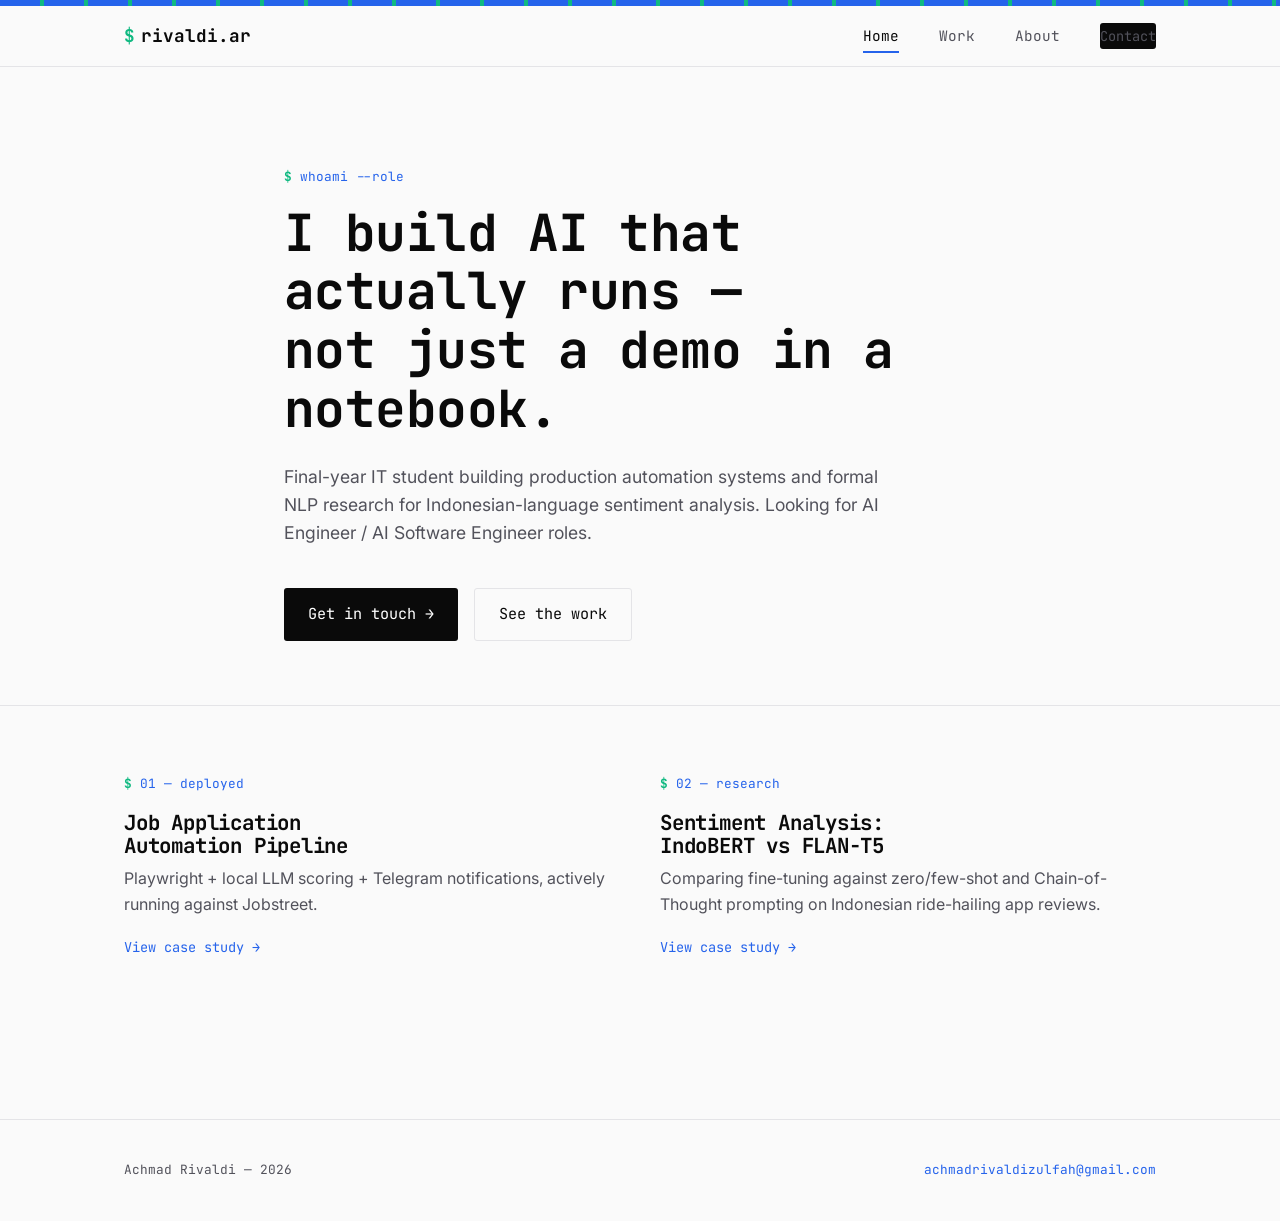
<file: docs/index.html>
<!DOCTYPE html>
<html lang="en">
<head>
<meta charset="UTF-8">
<meta name="viewport" content="width=device-width, initial-scale=1.0">
<title>Achmad Rivaldi — AI/ML Engineer</title>
<meta name="description" content="I build software and ML systems that run in the real world — from a production automation pipeline to formal NLP research on Indonesian sentiment analysis.">
<meta property="og:type" content="website">
<meta property="og:title" content="Achmad Rivaldi — AI/ML Engineer">
<meta property="og:description" content="I build software and ML systems that run in the real world — from a production automation pipeline to formal NLP research on Indonesian sentiment analysis.">
<meta property="og:image" content="https://shoryuuuuuuu.github.io/FlyRank-Internship-Achmad-Rivaldi-Zulfah/assets/pipeline-telegram-report.png">
<meta property="og:url" content="https://shoryuuuuuuu.github.io/FlyRank-Internship-Achmad-Rivaldi-Zulfah/">
<meta name="twitter:card" content="summary_large_image">
<meta name="twitter:title" content="Achmad Rivaldi — AI/ML Engineer">
<meta name="twitter:description" content="I build software and ML systems that run in the real world — from a production automation pipeline to formal NLP research on Indonesian sentiment analysis.">
<meta name="twitter:image" content="https://shoryuuuuuuu.github.io/FlyRank-Internship-Achmad-Rivaldi-Zulfah/assets/pipeline-telegram-report.png">
<link rel="icon" type="image/svg+xml" href="assets/favicon.svg">
<link rel="preconnect" href="https://fonts.googleapis.com">
<link rel="preconnect" href="https://fonts.gstatic.com" crossorigin>
<link href="https://fonts.googleapis.com/css2?family=JetBrains+Mono:wght@400;500;700;800&family=Inter:wght@400;500;600&display=swap" rel="stylesheet">
<link rel="stylesheet" href="css/style.css">
</head>
<body>

<div class="accent-strip"></div>

<header class="site-header">
  <nav class="nav">
    <a href="index.html" class="logo"><span class="dot">$</span> rivaldi.ar</a>
    <button class="nav-toggle" aria-label="Toggle menu" aria-expanded="false">☰</button>
    <ul class="nav-links">
      <li><a href="index.html" class="active">Home</a></li>
      <li><a href="work.html">Work</a></li>
      <li><a href="about.html">About</a></li>
      <li><a href="contact.html" class="nav-cta">Contact</a></li>
    </ul>
  </nav>
</header>

<main>
  <section class="hero">
    <div class="wrap hero-inner">
      <p class="eyebrow">whoami --role</p>
      <h1 class="hero-title">I build AI that actually runs —<br>not just a demo in a notebook.</h1>
      <p class="hero-sub">Final-year IT student building production automation systems and formal NLP research for Indonesian-language sentiment analysis. Looking for AI Engineer / AI Software Engineer roles.</p>
      <div class="hero-actions">
        <a href="contact.html" class="btn btn-primary">Get in touch →</a>
        <a href="work.html" class="btn btn-secondary">See the work</a>
      </div>
    </div>
  </section>

  <section class="section-tight proof-strip">
    <div class="wrap proof-grid">
      <div class="proof-item">
        <p class="eyebrow">01 — deployed</p>
        <h3>Job Application<br>Automation Pipeline</h3>
        <p class="text-soft">Playwright + local LLM scoring + Telegram notifications, actively running against Jobstreet.</p>
        <a href="work.html#pipeline" class="proof-link">View case study →</a>
      </div>
      <div class="proof-item">
        <p class="eyebrow">02 — research</p>
        <h3>Sentiment Analysis:<br>IndoBERT vs FLAN-T5</h3>
        <p class="text-soft">Comparing fine-tuning against zero/few-shot and Chain-of-Thought prompting on Indonesian ride-hailing app reviews.</p>
        <a href="work.html#thesis" class="proof-link">View case study →</a>
      </div>
    </div>
  </section>
</main>

<footer class="site-footer">
  <div class="wrap footer-inner">
    <span>Achmad Rivaldi — 2026</span>
    <a href="contact.html">achmadrivaldizulfah@gmail.com</a>
  </div>
</footer>

<script src="js/main.js"></script>
</body>
</html>
</file>
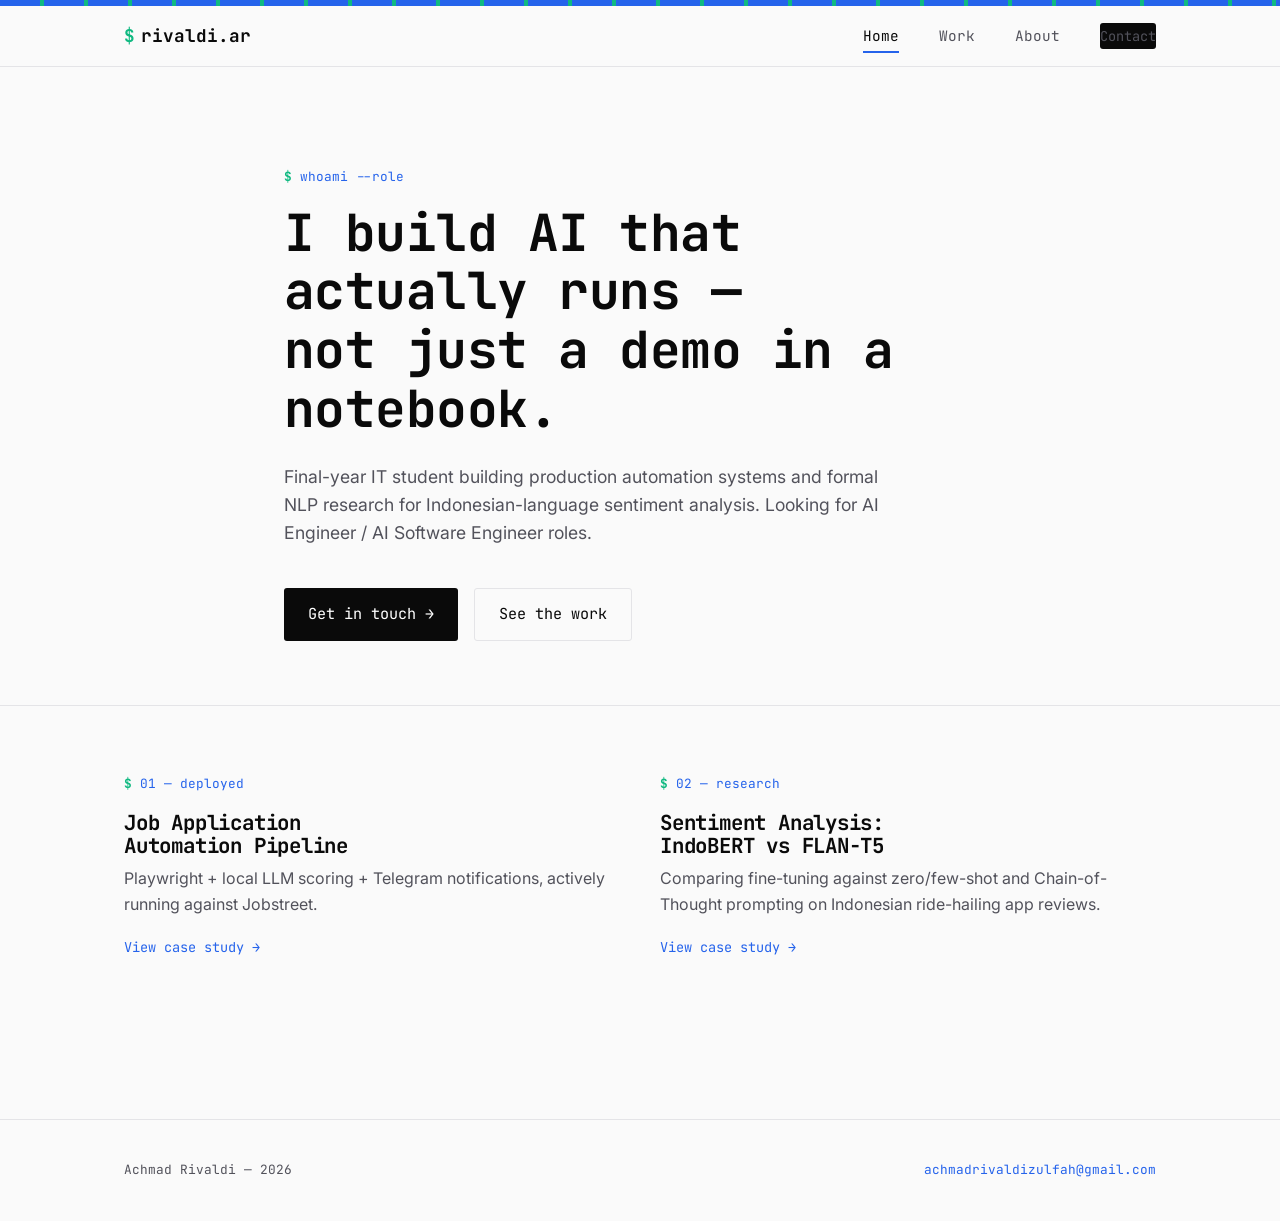
<file: porto/index.html>
<!DOCTYPE html>
<html lang="en">
<head>
<meta charset="UTF-8">
<meta name="viewport" content="width=device-width, initial-scale=1.0">
<title>Achmad Rivaldi — AI/ML Engineer</title>
<meta name="description" content="I build software and ML systems that run in the real world — from a production automation pipeline to formal NLP research on Indonesian sentiment analysis.">
<link rel="icon" type="image/svg+xml" href="assets/favicon.svg">
<link rel="preconnect" href="https://fonts.googleapis.com">
<link rel="preconnect" href="https://fonts.gstatic.com" crossorigin>
<link href="https://fonts.googleapis.com/css2?family=JetBrains+Mono:wght@400;500;700;800&family=Inter:wght@400;500;600&display=swap" rel="stylesheet">
<link rel="stylesheet" href="css/style.css">
</head>
<body>

<div class="accent-strip"></div>

<header class="site-header">
  <nav class="nav">
    <a href="index.html" class="logo"><span class="dot">$</span> rivaldi.ar</a>
    <button class="nav-toggle" aria-label="Toggle menu" aria-expanded="false">☰</button>
    <ul class="nav-links">
      <li><a href="index.html" class="active">Home</a></li>
      <li><a href="work.html">Work</a></li>
      <li><a href="about.html">About</a></li>
      <li><a href="contact.html" class="nav-cta">Contact</a></li>
    </ul>
  </nav>
</header>

<main>
  <section class="hero">
    <div class="wrap hero-inner">
      <p class="eyebrow">whoami --role</p>
      <h1 class="hero-title">I build AI that actually runs —<br>not just a demo in a notebook.</h1>
      <p class="hero-sub">Final-year IT student building production automation systems and formal NLP research for Indonesian-language sentiment analysis. Looking for AI Engineer / AI Software Engineer roles.</p>
      <div class="hero-actions">
        <a href="contact.html" class="btn btn-primary">Get in touch →</a>
        <a href="work.html" class="btn btn-secondary">See the work</a>
      </div>
    </div>
  </section>

  <section class="section-tight proof-strip">
    <div class="wrap proof-grid">
      <div class="proof-item">
        <p class="eyebrow">01 — deployed</p>
        <h3>Job Application<br>Automation Pipeline</h3>
        <p class="text-soft">Playwright + local LLM scoring + Telegram notifications, actively running against Jobstreet.</p>
        <a href="work.html#pipeline" class="proof-link">View case study →</a>
      </div>
      <div class="proof-item">
        <p class="eyebrow">02 — research</p>
        <h3>Sentiment Analysis:<br>IndoBERT vs FLAN-T5</h3>
        <p class="text-soft">Comparing fine-tuning against zero/few-shot and Chain-of-Thought prompting on Indonesian ride-hailing app reviews.</p>
        <a href="work.html#thesis" class="proof-link">View case study →</a>
      </div>
    </div>
  </section>
</main>

<footer class="site-footer">
  <div class="wrap footer-inner">
    <span>Achmad Rivaldi — 2026</span>
    <a href="contact.html">achmadrivaldizulfah@gmail.com</a>
  </div>
</footer>

<script src="js/main.js"></script>
</body>
</html>
</file>
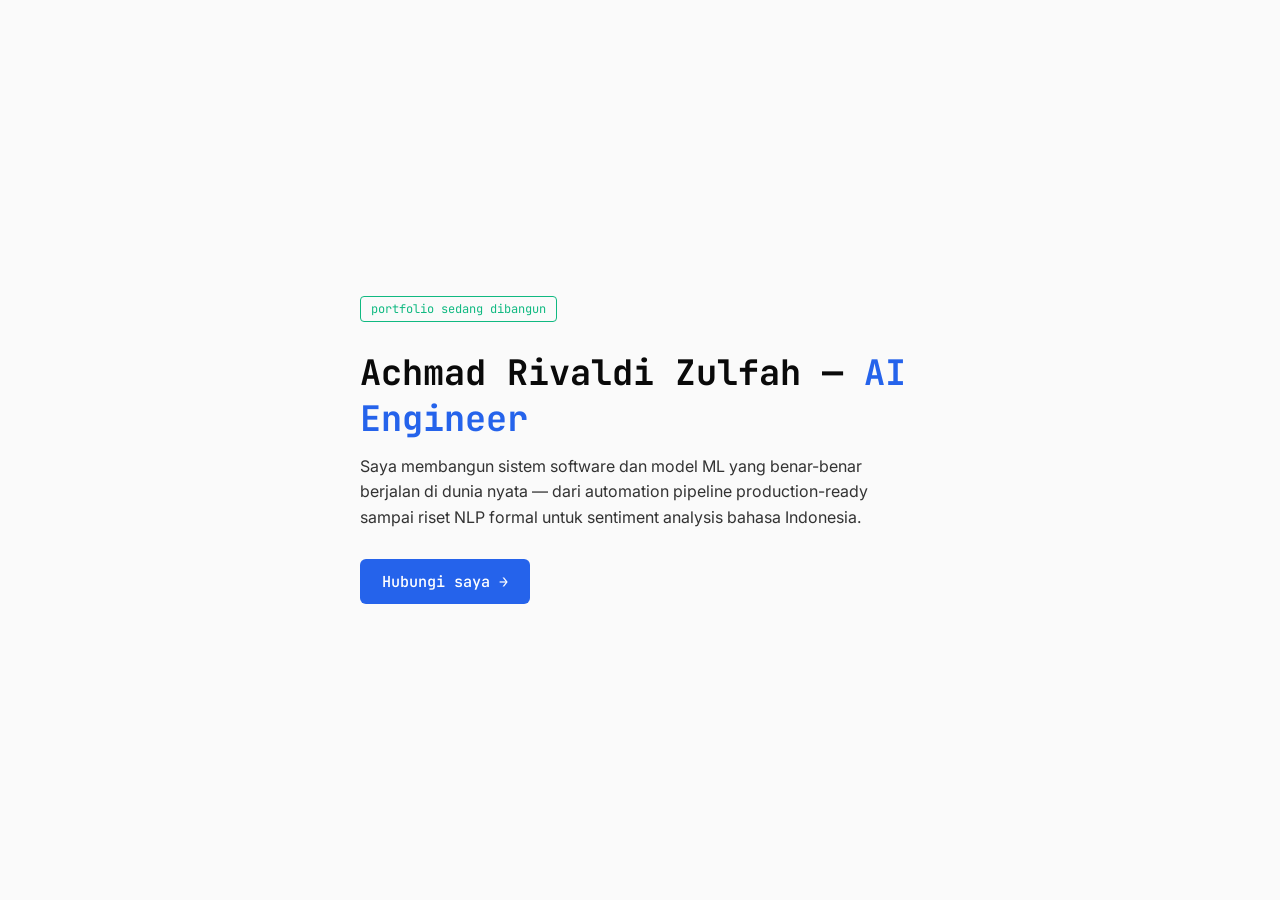
<file: portofolio/index.html>
<!DOCTYPE html>
<html lang="id">
<head>
<meta charset="UTF-8">
<meta name="viewport" content="width=device-width, initial-scale=1.0">
<title>Achmad Rivaldi Zulfah — AI Engineer</title>
<link rel="preconnect" href="https://fonts.googleapis.com">
<link href="https://fonts.googleapis.com/css2?family=JetBrains+Mono:wght@500;700&family=Inter:wght@400;500&display=swap" rel="stylesheet">
<style>
  :root {
    --main: #2563EB;
    --text: #0A0A0A;
    --bg: #FAFAFA;
    --accent: #10B981;
  }
  * { box-sizing: border-box; margin: 0; padding: 0; }
  body {
    background: var(--bg);
    color: var(--text);
    font-family: 'Inter', sans-serif;
    min-height: 100vh;
    display: flex;
    align-items: center;
    justify-content: center;
    padding: 24px;
  }
  .wrap {
    max-width: 560px;
    text-align: left;
  }
  h1 {
    font-family: 'JetBrains Mono', monospace;
    font-size: clamp(1.6rem, 4vw, 2.2rem);
    font-weight: 700;
    line-height: 1.3;
    margin-bottom: 12px;
  }
  h1 span { color: var(--main); }
  p.claim {
    font-size: 1rem;
    line-height: 1.6;
    color: #333;
    margin-bottom: 28px;
  }
  .status {
    display: inline-block;
    font-family: 'JetBrains Mono', monospace;
    font-size: 0.75rem;
    color: var(--accent);
    border: 1px solid var(--accent);
    padding: 4px 10px;
    border-radius: 4px;
    margin-bottom: 28px;
  }
  a.cta {
    display: inline-block;
    font-family: 'JetBrains Mono', monospace;
    font-weight: 500;
    background: var(--main);
    color: #fff;
    text-decoration: none;
    padding: 12px 22px;
    border-radius: 6px;
    font-size: 0.95rem;
  }
  a.cta:hover { opacity: 0.9; }
</style>
</head>
<body>
  <div class="wrap">
    <div class="status">portfolio sedang dibangun</div>
    <h1>Achmad Rivaldi Zulfah — <span>AI Engineer</span></h1>
    <p class="claim">Saya membangun sistem software dan model ML yang benar-benar berjalan di dunia nyata — dari automation pipeline production-ready sampai riset NLP formal untuk sentiment analysis bahasa Indonesia.</p>
    <a class="cta" href="mailto:achmadrivaldizulfah@gmail.com">Hubungi saya →</a>
  </div>
</body>
</html>
</file>
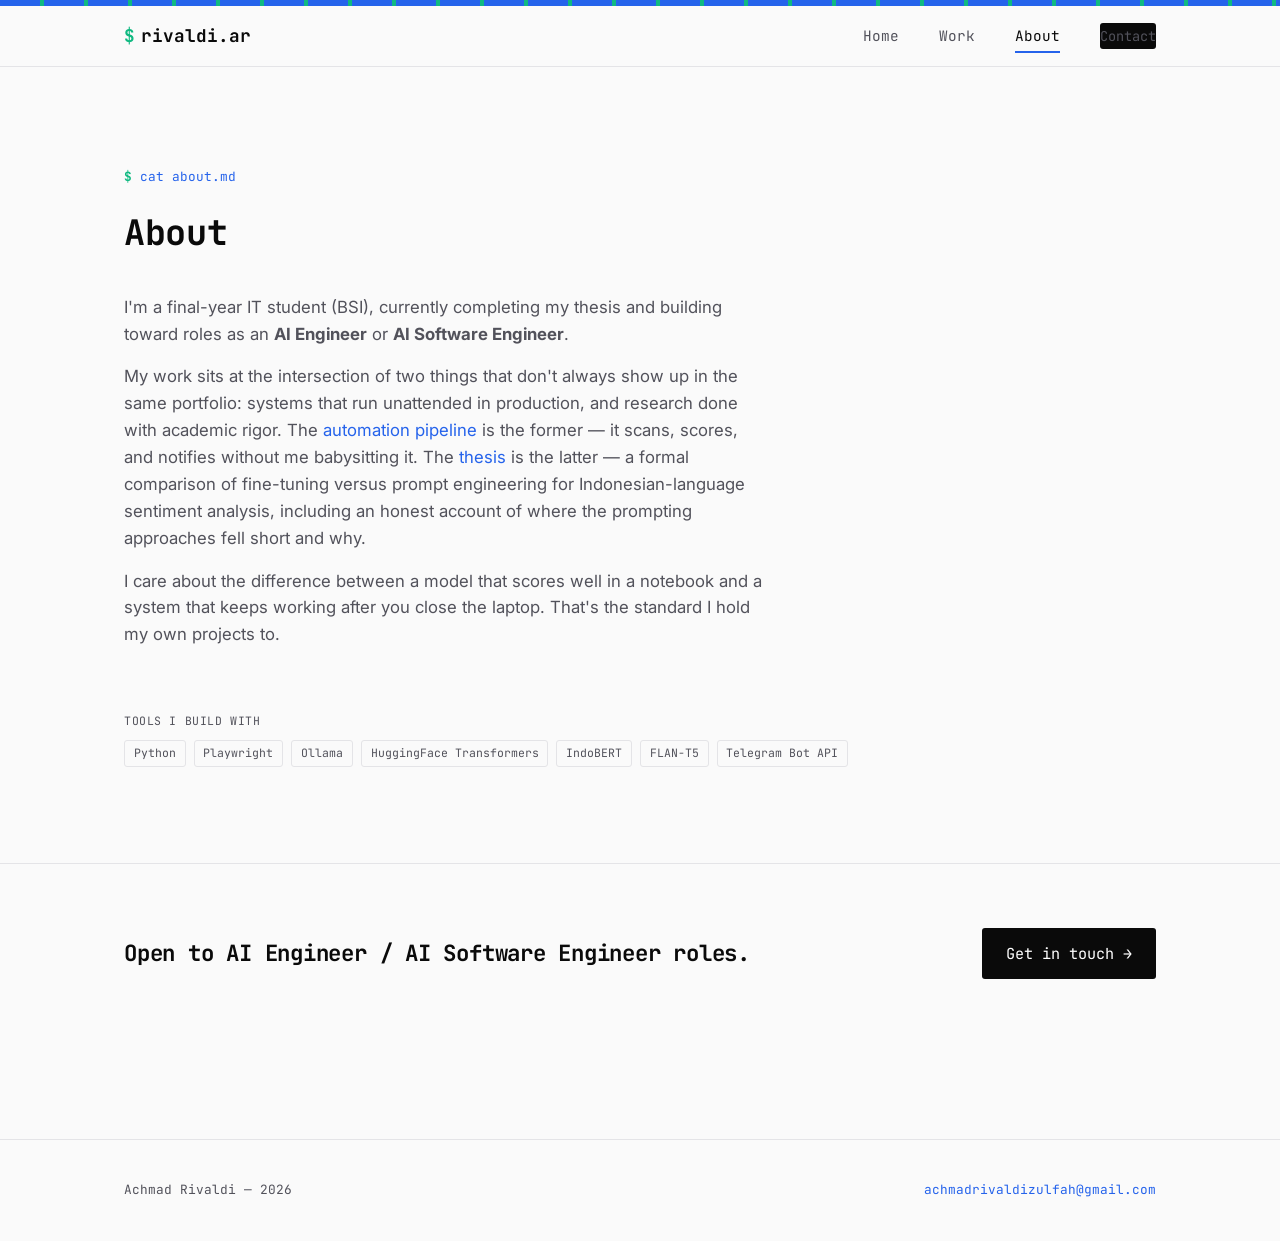
<file: docs/about.html>
<!DOCTYPE html>
<html lang="en">
<head>
<meta charset="UTF-8">
<meta name="viewport" content="width=device-width, initial-scale=1.0">
<title>About — Achmad Rivaldi</title>
<meta name="description" content="Final-year IT student combining production automation work with formal NLP research.">
<meta property="og:type" content="website">
<meta property="og:title" content="About — Achmad Rivaldi">
<meta property="og:description" content="Final-year IT student combining production automation work with formal NLP research.">
<meta property="og:image" content="https://shoryuuuuuuu.github.io/FlyRank-Internship-Achmad-Rivaldi-Zulfah/assets/pipeline-telegram-report.png">
<meta property="og:url" content="https://shoryuuuuuuu.github.io/FlyRank-Internship-Achmad-Rivaldi-Zulfah/about.html">
<meta name="twitter:card" content="summary_large_image">
<meta name="twitter:title" content="About — Achmad Rivaldi">
<meta name="twitter:description" content="Final-year IT student combining production automation work with formal NLP research.">
<meta name="twitter:image" content="https://shoryuuuuuuu.github.io/FlyRank-Internship-Achmad-Rivaldi-Zulfah/assets/pipeline-telegram-report.png">
<link rel="icon" type="image/svg+xml" href="assets/favicon.svg">
<link rel="preconnect" href="https://fonts.googleapis.com">
<link rel="preconnect" href="https://fonts.gstatic.com" crossorigin>
<link href="https://fonts.googleapis.com/css2?family=JetBrains+Mono:wght@400;500;700;800&family=Inter:wght@400;500;600&display=swap" rel="stylesheet">
<link rel="stylesheet" href="css/style.css">
</head>
<body>

<div class="accent-strip"></div>

<header class="site-header">
  <nav class="nav">
    <a href="index.html" class="logo"><span class="dot">$</span> rivaldi.ar</a>
    <button class="nav-toggle" aria-label="Toggle menu" aria-expanded="false">☰</button>
    <ul class="nav-links">
      <li><a href="index.html">Home</a></li>
      <li><a href="work.html">Work</a></li>
      <li><a href="about.html" class="active">About</a></li>
      <li><a href="contact.html" class="nav-cta">Contact</a></li>
    </ul>
  </nav>
</header>

<main>
  <section class="section about-section">
    <div class="wrap">
      <p class="eyebrow">cat about.md</p>
      <h1>About</h1>

      <div class="about-body">
        <p>I'm a final-year IT student (BSI), currently completing my thesis and building toward roles as an <strong>AI Engineer</strong> or <strong>AI Software Engineer</strong>.</p>

        <p>My work sits at the intersection of two things that don't always show up in the same portfolio: systems that run unattended in production, and research done with academic rigor. The <a href="work.html#pipeline">automation pipeline</a> is the former — it scans, scores, and notifies without me babysitting it. The <a href="work.html#thesis">thesis</a> is the latter — a formal comparison of fine-tuning versus prompt engineering for Indonesian-language sentiment analysis, including an honest account of where the prompting approaches fell short and why.</p>

        <p>I care about the difference between a model that scores well in a notebook and a system that keeps working after you close the laptop. That's the standard I hold my own projects to.</p>
      </div>

      <div class="skills-block">
        <p class="meta-label">Tools I build with</p>
        <div class="skill-tags">
          <span class="tag">Python</span>
          <span class="tag">Playwright</span>
          <span class="tag">Ollama</span>
          <span class="tag">HuggingFace Transformers</span>
          <span class="tag">IndoBERT</span>
          <span class="tag">FLAN-T5</span>
          <span class="tag">Telegram Bot API</span>
        </div>
      </div>
    </div>
  </section>

  <section class="section-tight cta-band">
    <div class="wrap cta-band-inner">
      <h2>Open to AI Engineer / AI Software Engineer roles.</h2>
      <a href="contact.html" class="btn btn-primary">Get in touch →</a>
    </div>
  </section>
</main>

<footer class="site-footer">
  <div class="wrap footer-inner">
    <span>Achmad Rivaldi — 2026</span>
    <a href="contact.html">achmadrivaldizulfah@gmail.com</a>
  </div>
</footer>

<script src="js/main.js"></script>
</body>
</html>
</file>
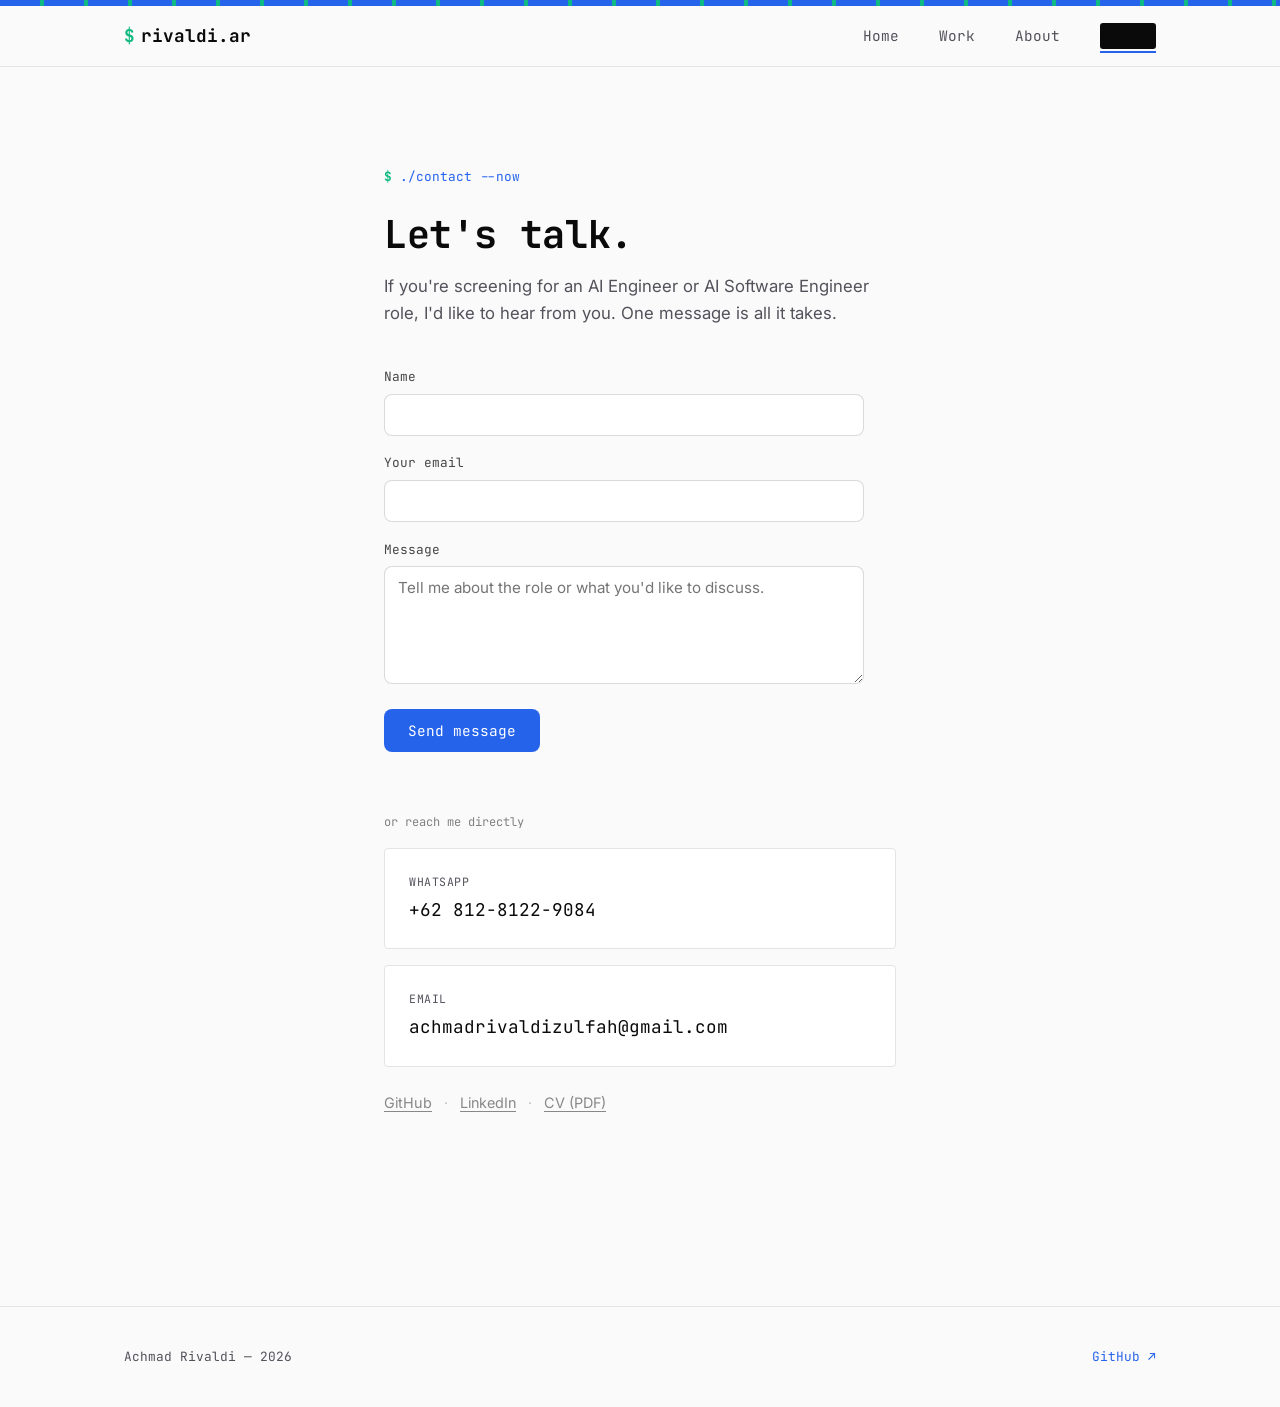
<file: docs/contact.html>
<!DOCTYPE html>
<html lang="en">
<head>
<meta charset="UTF-8">
<meta name="viewport" content="width=device-width, initial-scale=1.0">
<title>Contact — Achmad Rivaldi</title>
<meta name="description" content="Get in touch about AI Engineer / AI Software Engineer opportunities.">
<meta property="og:type" content="website">
<meta property="og:title" content="Contact — Achmad Rivaldi">
<meta property="og:description" content="Get in touch about AI Engineer / AI Software Engineer opportunities.">
<meta property="og:image" content="https://shoryuuuuuuu.github.io/FlyRank-Internship-Achmad-Rivaldi-Zulfah/assets/pipeline-telegram-report.png">
<meta property="og:url" content="https://shoryuuuuuuu.github.io/FlyRank-Internship-Achmad-Rivaldi-Zulfah/contact.html">
<meta name="twitter:card" content="summary_large_image">
<meta name="twitter:title" content="Contact — Achmad Rivaldi">
<meta name="twitter:description" content="Get in touch about AI Engineer / AI Software Engineer opportunities.">
<meta name="twitter:image" content="https://shoryuuuuuuu.github.io/FlyRank-Internship-Achmad-Rivaldi-Zulfah/assets/pipeline-telegram-report.png">
<link rel="icon" type="image/svg+xml" href="assets/favicon.svg">
<link rel="preconnect" href="https://fonts.googleapis.com">
<link rel="preconnect" href="https://fonts.gstatic.com" crossorigin>
<link href="https://fonts.googleapis.com/css2?family=JetBrains+Mono:wght@400;500;700;800&family=Inter:wght@400;500;600&display=swap" rel="stylesheet">
<link rel="stylesheet" href="css/style.css">
<style>
  /* --- form add-on styles, scoped to avoid clashing with style.css --- */
  .contact-form { margin-top: 2rem; max-width: 480px; }
  .contact-form .form-row { margin-bottom: 1.1rem; }
  .contact-form label {
    display: block;
    font-family: 'JetBrains Mono', monospace;
    font-size: 0.8rem;
    margin-bottom: 0.4rem;
    opacity: 0.75;
  }
  .contact-form input,
  .contact-form textarea {
    width: 100%;
    padding: 0.65rem 0.8rem;
    border: 1px solid rgba(10,10,10,0.15);
    border-radius: 8px;
    font-family: 'Inter', sans-serif;
    font-size: 0.95rem;
    background: #fff;
    box-sizing: border-box;
  }
  .contact-form input:focus,
  .contact-form textarea:focus {
    outline: 2px solid #2563EB;
    outline-offset: 1px;
  }
  .contact-form button {
    background: #2563EB;
    color: #fff;
    border: none;
    padding: 0.75rem 1.5rem;
    border-radius: 8px;
    font-family: 'JetBrains Mono', monospace;
    font-size: 0.9rem;
    cursor: pointer;
  }
  .contact-form button:hover { opacity: 0.9; }
  .contact-form button:disabled { opacity: 0.6; cursor: not-allowed; }
  #form-status { font-size: 0.85rem; margin-top: 0.75rem; min-height: 1.2em; }
  .divider-label {
    font-family: 'JetBrains Mono', monospace;
    font-size: 0.75rem;
    opacity: 0.5;
    margin: 2rem 0 1rem;
  }
</style>
</head>
<body>

<div class="accent-strip"></div>

<header class="site-header">
  <nav class="nav">
    <a href="index.html" class="logo"><span class="dot">$</span> rivaldi.ar</a>
    <button class="nav-toggle" aria-label="Toggle menu" aria-expanded="false">☰</button>
    <ul class="nav-links">
      <li><a href="index.html">Home</a></li>
      <li><a href="work.html">Work</a></li>
      <li><a href="about.html">About</a></li>
      <li><a href="contact.html" class="nav-cta active">Contact</a></li>
    </ul>
  </nav>
</header>

<main>
<section class="section contact-section">
  <div class="wrap contact-wrap">
    <p class="eyebrow">./contact --now</p>
    <h1>Let's talk.</h1>
    <p class="text-soft contact-sub">If you're screening for an AI Engineer or AI Software Engineer role, I'd like to hear from you. One message is all it takes.</p>

    <form id="contact-form" class="contact-form" action="https://formspree.io/f/mdenpzvp" method="POST">
      <div class="form-row">
        <label for="name">Name</label>
        <input type="text" id="name" name="name" required>
      </div>
      <div class="form-row">
        <label for="email">Your email</label>
        <input type="email" id="email" name="email" required>
      </div>
      <div class="form-row">
        <label for="message">Message</label>
        <textarea id="message" name="message" rows="5" required placeholder="Tell me about the role or what you'd like to discuss."></textarea>
      </div>
      <button type="submit" id="submit-btn">Send message</button>
      <p id="form-status" role="status"></p>
    </form>

    <p class="divider-label">or reach me directly</p>

    <div class="contact-options">
      <a href="https://wa.me/6281281229084" target="_blank" rel="noopener" class="contact-card">
        <span class="meta-label">WhatsApp</span>
        <span class="contact-value">+62 812-8122-9084</span>
      </a>
      <a href="mailto:achmadrivaldizulfah@gmail.com" class="contact-card">
        <span class="meta-label">Email</span>
        <span class="contact-value">achmadrivaldizulfah@gmail.com</span>
      </a>
    </div>

    <div class="secondary-links">
      <a href="https://github.com/Shoryuuuuuuu" target="_blank" rel="noopener">GitHub</a>
      <span class="sep">·</span>
      <a href="https://www.linkedin.com/in/achmad-rivaldi-zulfah-788bb1218/" target="_blank" rel="noopener">LinkedIn</a>
      <span class="sep">·</span>
      <a href="assets/CV-Achmad-Rivaldi-Zulfah.pdf" target="_blank" rel="noopener">CV (PDF)</a>
    </div>
  </div>
</section>
</main>

<footer class="site-footer">
  <div class="wrap footer-inner">
    <span>Achmad Rivaldi — 2026</span>
    <a href="https://github.com/Shoryuuuuuuu" target="_blank" rel="noopener">GitHub ↗</a>
  </div>
</footer>

<script src="js/main.js"></script>
<script>
  const form = document.getElementById('contact-form');
  const status = document.getElementById('form-status');
  const btn = document.getElementById('submit-btn');

  form.addEventListener('submit', async (e) => {
    e.preventDefault();
    btn.disabled = true;
    const data = new FormData(form);
    status.textContent = 'Sending…';
    status.style.color = '';

    try {
      const res = await fetch(form.action, {
        method: 'POST',
        body: data,
        headers: { 'Accept': 'application/json' }
      });
      if (res.ok) {
        status.textContent = "Thanks — message sent. I'll reply by email soon.";
        status.style.color = '#10B981';
        form.reset();
      } else {
        status.textContent = 'Something went wrong. Try WhatsApp/email below instead.';
        status.style.color = 'crimson';
      }
    } catch (err) {
      status.textContent = 'Network error. Try WhatsApp/email below instead.';
      status.style.color = 'crimson';
    } finally {
      btn.disabled = false;
    }
  });
</script>

</body>
</html>
</file>
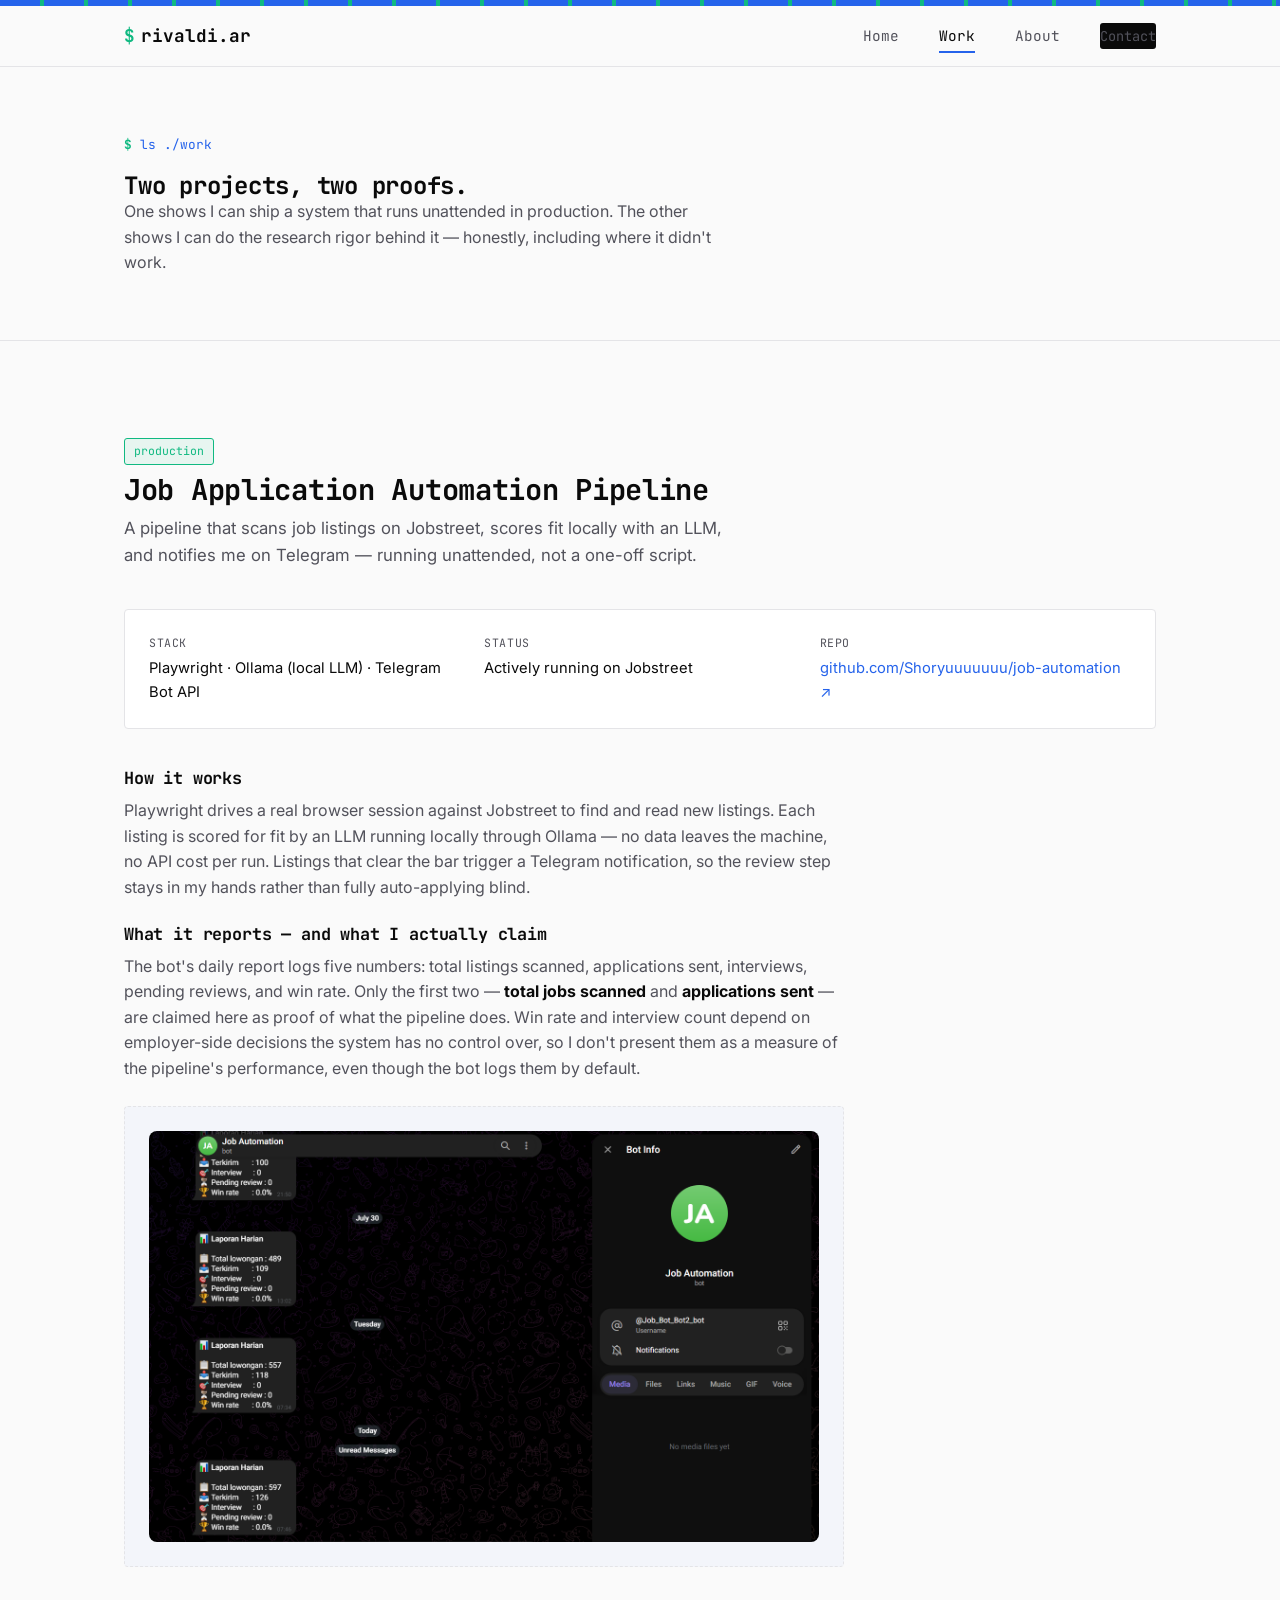
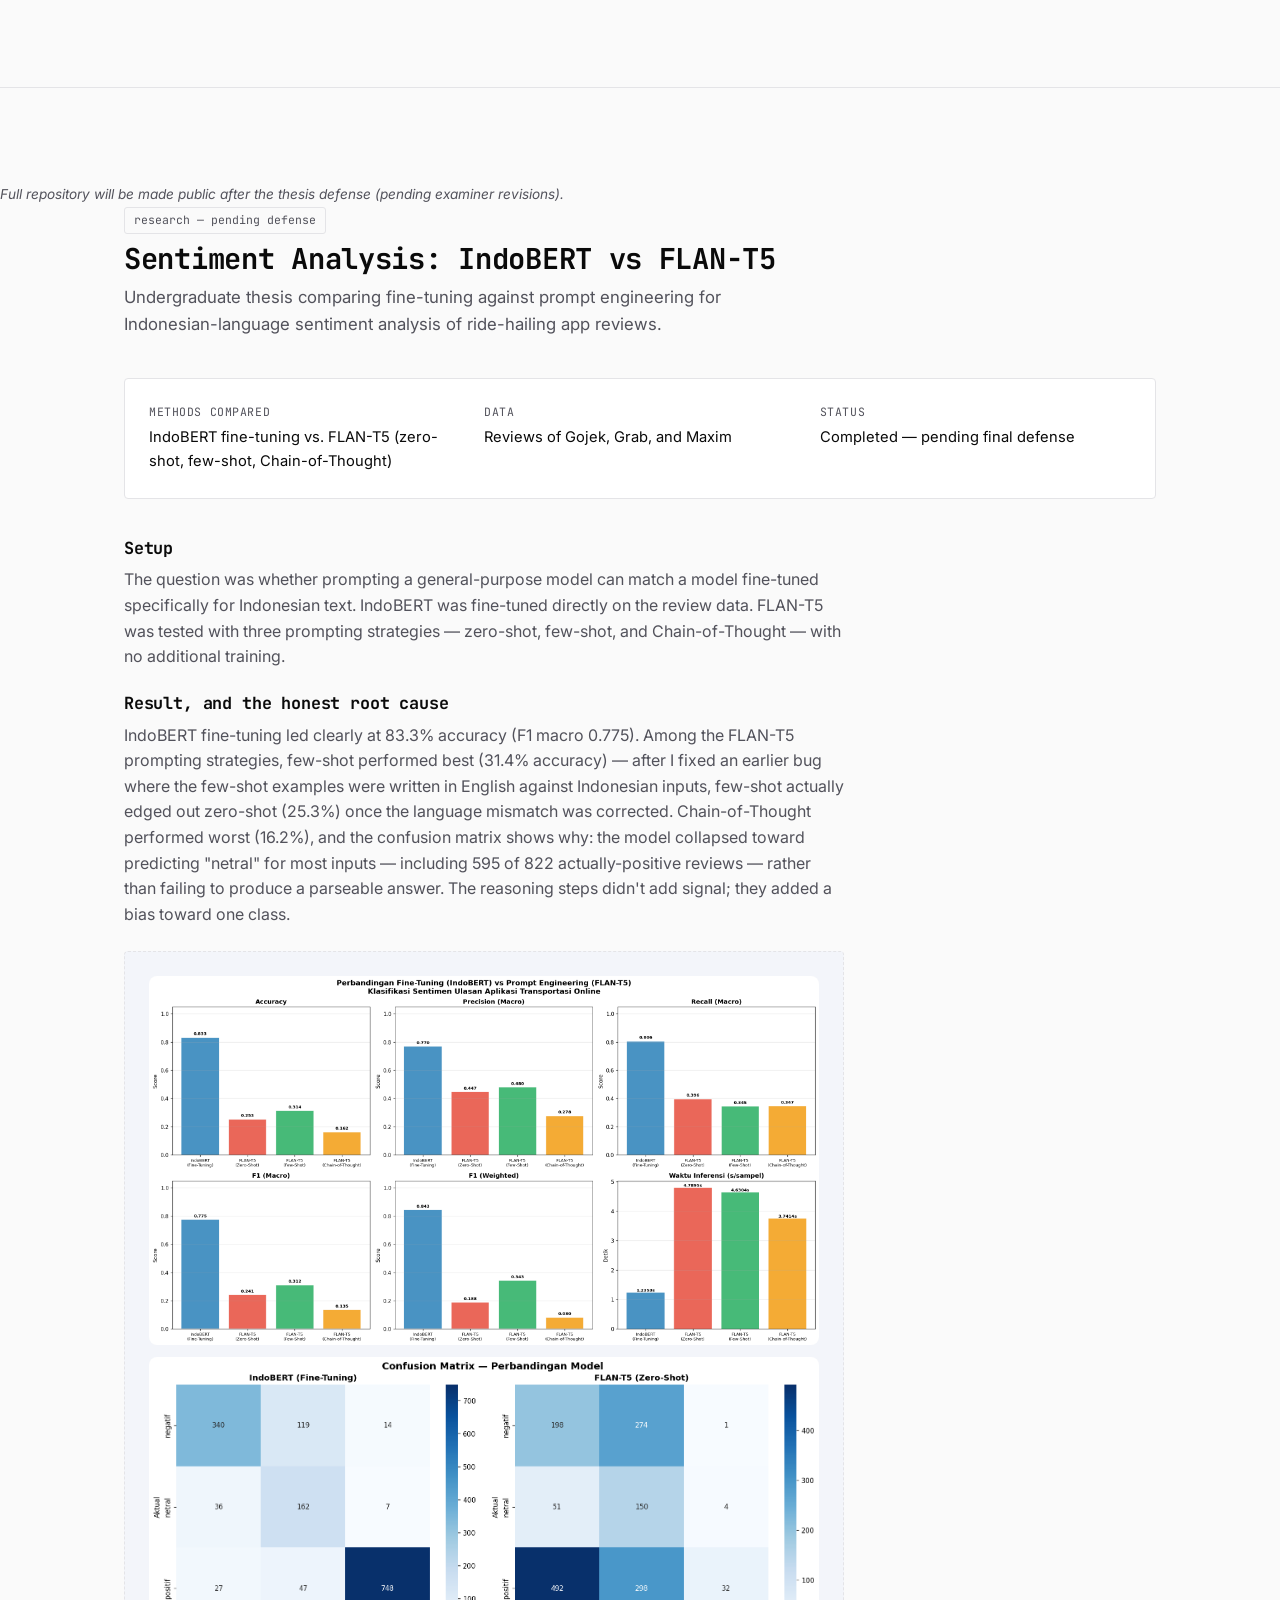
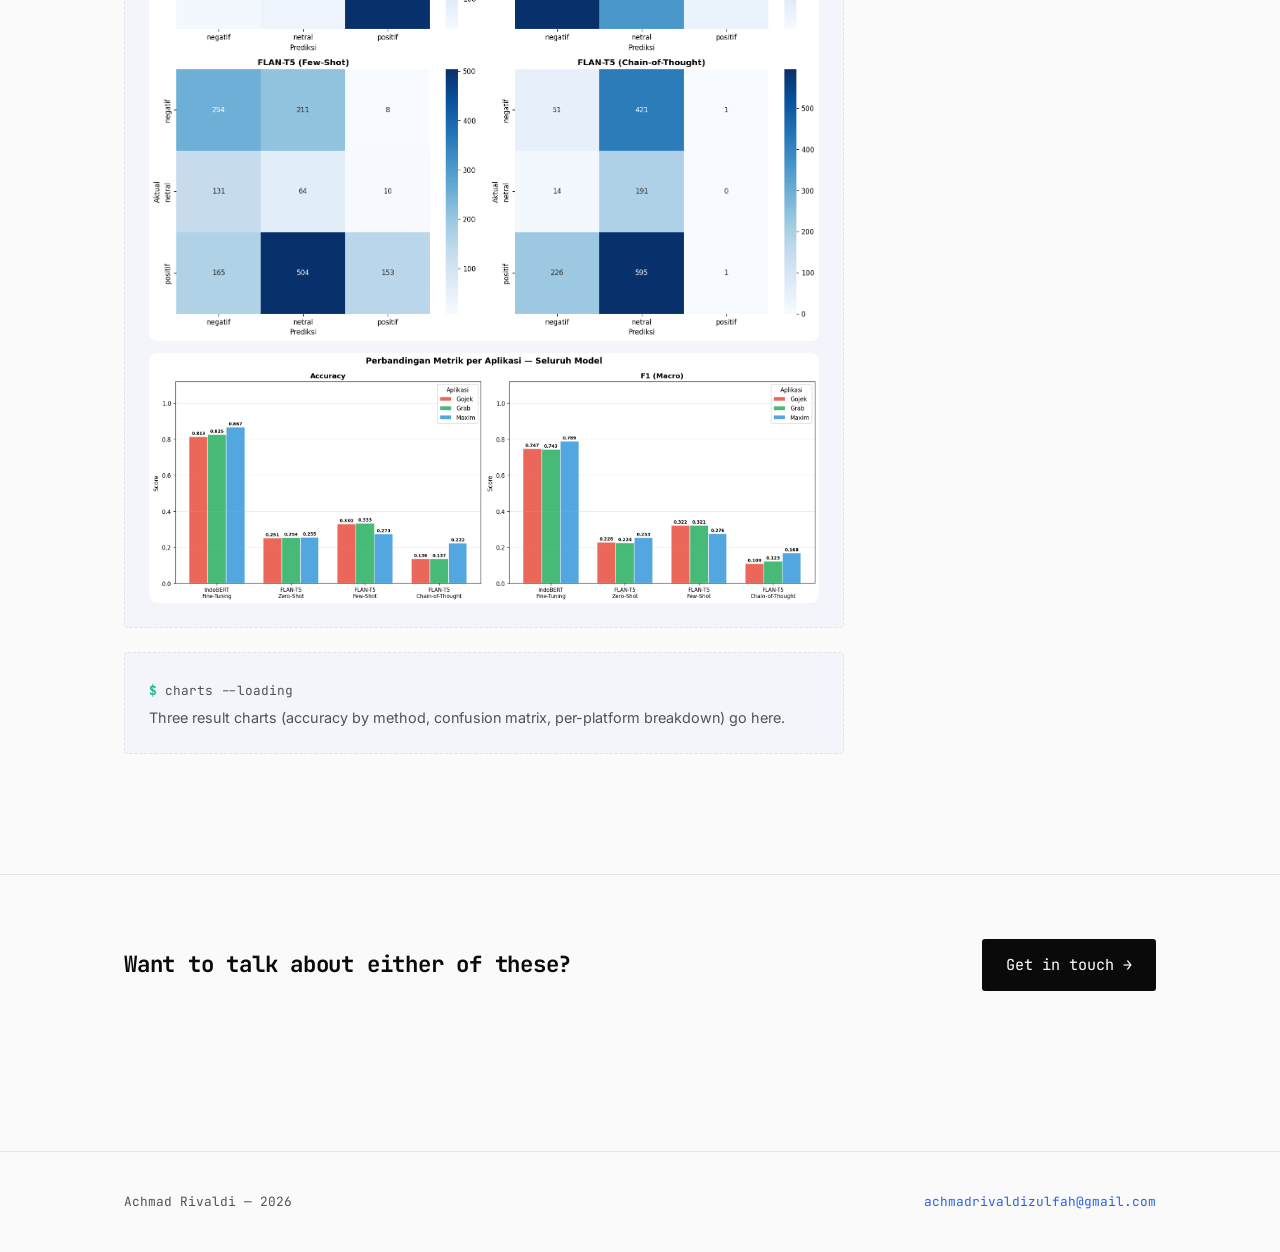
<file: docs/work.html>
<!DOCTYPE html>
<html lang="en">
<head>
<meta charset="UTF-8">
<meta name="viewport" content="width=device-width, initial-scale=1.0">
<title>Work — Achmad Rivaldi</title>
<meta name="description" content="Case studies: a production job-application automation pipeline, and thesis research comparing IndoBERT and FLAN-T5 for Indonesian sentiment analysis.">
<meta property="og:type" content="website">
<meta property="og:title" content="Work — Achmad Rivaldi">
<meta property="og:description" content="Case studies: a production job-application automation pipeline, and thesis research comparing IndoBERT and FLAN-T5 for Indonesian sentiment analysis.">
<meta property="og:image" content="https://shoryuuuuuuu.github.io/FlyRank-Internship-Achmad-Rivaldi-Zulfah/assets/pipeline-telegram-report.png">
<meta property="og:url" content="https://shoryuuuuuuu.github.io/FlyRank-Internship-Achmad-Rivaldi-Zulfah/work.html">
<meta name="twitter:card" content="summary_large_image">
<meta name="twitter:title" content="Work — Achmad Rivaldi">
<meta name="twitter:description" content="Case studies: a production job-application automation pipeline, and thesis research comparing IndoBERT and FLAN-T5 for Indonesian sentiment analysis.">
<meta name="twitter:image" content="https://shoryuuuuuuu.github.io/FlyRank-Internship-Achmad-Rivaldi-Zulfah/assets/pipeline-telegram-report.png">
<link rel="icon" type="image/svg+xml" href="assets/favicon.svg">
<link rel="preconnect" href="https://fonts.googleapis.com">
<link rel="preconnect" href="https://fonts.gstatic.com" crossorigin>
<link href="https://fonts.googleapis.com/css2?family=JetBrains+Mono:wght@400;500;700;800&family=Inter:wght@400;500;600&display=swap" rel="stylesheet">
<link rel="stylesheet" href="css/style.css">
</head>
<body>

<div class="accent-strip"></div>

<header class="site-header">
  <nav class="nav">
    <a href="index.html" class="logo"><span class="dot">$</span> rivaldi.ar</a>
    <button class="nav-toggle" aria-label="Toggle menu" aria-expanded="false">☰</button>
    <ul class="nav-links">
      <li><a href="index.html">Home</a></li>
      <li><a href="work.html" class="active">Work</a></li>
      <li><a href="about.html">About</a></li>
      <li><a href="contact.html" class="nav-cta">Contact</a></li>
    </ul>
  </nav>
</header>

<main>
  <section class="section-tight">
    <div class="wrap">
      <p class="eyebrow">ls ./work</p>
      <h1>Two projects, two proofs.</h1>
      <p class="text-soft" style="max-width:600px;">One shows I can ship a system that runs unattended in production. The other shows I can do the research rigor behind it — honestly, including where it didn't work.</p>
    </div>
  </section>

  <!-- ============ CASE STUDY 1: PIPELINE ============ -->
  <section class="section case-study" id="pipeline">
    <div class="wrap">
      <div class="case-head">
        <div>
          <span class="tag tag-status">production</span>
          <h2>Job Application Automation Pipeline</h2>
          <p class="text-soft case-dek">A pipeline that scans job listings on Jobstreet, scores fit locally with an LLM, and notifies me on Telegram — running unattended, not a one-off script.</p>
        </div>
      </div>

      <div class="case-meta">
        <div class="meta-item">
          <span class="meta-label">Stack</span>
          <span class="meta-value">Playwright · Ollama (local LLM) · Telegram Bot API</span>
        </div>
        <div class="meta-item">
          <span class="meta-label">Status</span>
          <span class="meta-value">Actively running on Jobstreet</span>
        </div>
        <div class="meta-item">
          <span class="meta-label">Repo</span>
          <span class="meta-value"><a href="https://github.com/Shoryuuuuuuu/job-automation" target="_blank" rel="noopener">github.com/Shoryuuuuuuu/job-automation ↗</a></span>
        </div>
      </div>

      <div class="case-body">
        <h3>How it works</h3>
        <p>Playwright drives a real browser session against Jobstreet to find and read new listings. Each listing is scored for fit by an LLM running locally through Ollama — no data leaves the machine, no API cost per run. Listings that clear the bar trigger a Telegram notification, so the review step stays in my hands rather than fully auto-applying blind.</p>

        <h3>What it reports — and what I actually claim</h3>
<p>The bot's daily report logs five numbers: total listings scanned, applications sent, interviews, pending reviews, and win rate. Only the first two — <strong>total jobs scanned</strong> and <strong>applications sent</strong> — are claimed here as proof of what the pipeline does. Win rate and interview count depend on employer-side decisions the system has no control over, so I don't present them as a measure of the pipeline's performance, even though the bot logs them by default.</p>
        <div class="gallery-placeholder">
          <img src="assets/pipeline-telegram-report.png" alt="Laporan harian dari Telegram bot: total lowongan, aplikasi terkirim, interview, pending review, win rate" style="max-width:100%; border-radius:8px;">
        </div>
      </div>
    </div>
  </section>

  <!-- ============ CASE STUDY 2: THESIS ============ -->
  <section class="section case-study" id="thesis">
    <p class="text-soft" style="font-size:0.85rem; font-style:italic;">
  Full repository will be made public after the thesis defense (pending examiner revisions).
</p>
    <div class="wrap">
      <div class="case-head">
        <div>
          <span class="tag">research — pending defense</span>
          <h2>Sentiment Analysis: IndoBERT vs FLAN-T5</h2>
          <p class="text-soft case-dek">Undergraduate thesis comparing fine-tuning against prompt engineering for Indonesian-language sentiment analysis of ride-hailing app reviews.</p>
        </div>
      </div>

      <div class="case-meta">
        <div class="meta-item">
          <span class="meta-label">Methods compared</span>
          <span class="meta-value">IndoBERT fine-tuning vs. FLAN-T5 (zero-shot, few-shot, Chain-of-Thought)</span>
        </div>
        <div class="meta-item">
          <span class="meta-label">Data</span>
          <span class="meta-value">Reviews of Gojek, Grab, and Maxim</span>
        </div>
        <div class="meta-item">
          <span class="meta-label">Status</span>
          <span class="meta-value">Completed — pending final defense</span>
        </div>
      </div>

      <div class="case-body">
        <h3>Setup</h3>
        <p>The question was whether prompting a general-purpose model can match a model fine-tuned specifically for Indonesian text. IndoBERT was fine-tuned directly on the review data. FLAN-T5 was tested with three prompting strategies — zero-shot, few-shot, and Chain-of-Thought — with no additional training.</p>

        <h3>Result, and the honest root cause</h3>
       <p>IndoBERT fine-tuning led clearly at 83.3% accuracy (F1 macro 0.775). Among the FLAN-T5 prompting strategies, few-shot performed best (31.4% accuracy) — after I fixed an earlier bug where the few-shot examples were written in English against Indonesian inputs, few-shot actually edged out zero-shot (25.3%) once the language mismatch was corrected. Chain-of-Thought performed worst (16.2%), and the confusion matrix shows why: the model collapsed toward predicting "netral" for most inputs — including 595 of 822 actually-positive reviews — rather than failing to produce a parseable answer. The reasoning steps didn't add signal; they added a bias toward one class.</p>
<div class="gallery-placeholder">
  <img src="assets/01_perbandingan_metrik.png" alt="Perbandingan metrik evaluasi: IndoBERT vs FLAN-T5 zero/few-shot/CoT" style="max-width:100%; border-radius:8px; margin-bottom:12px;">
  <img src="assets/02_confusion_matrix.png" alt="Confusion matrix keempat model" style="max-width:100%; border-radius:8px; margin-bottom:12px;">
  <img src="assets/03_akurasi_per_app.png" alt="Akurasi dan F1 per aplikasi: Gojek, Grab, Maxim" style="max-width:100%; border-radius:8px;">
</div>
        <div class="gallery-placeholder">
          <p class="eyebrow">charts --loading</p>
          <p class="text-soft">Three result charts (accuracy by method, confusion matrix, per-platform breakdown) go here.</p>
        </div>
      </div>
    </div>
  </section>

  <section class="section-tight cta-band">
    <div class="wrap cta-band-inner">
      <h2>Want to talk about either of these?</h2>
      <a href="contact.html" class="btn btn-primary">Get in touch →</a>
    </div>
  </section>
</main>

<footer class="site-footer">
  <div class="wrap footer-inner">
    <span>Achmad Rivaldi — 2026</span>
    <a href="contact.html">achmadrivaldizulfah@gmail.com</a>
  </div>
</footer>

<script src="js/main.js"></script>
</body>
</html>
</file>
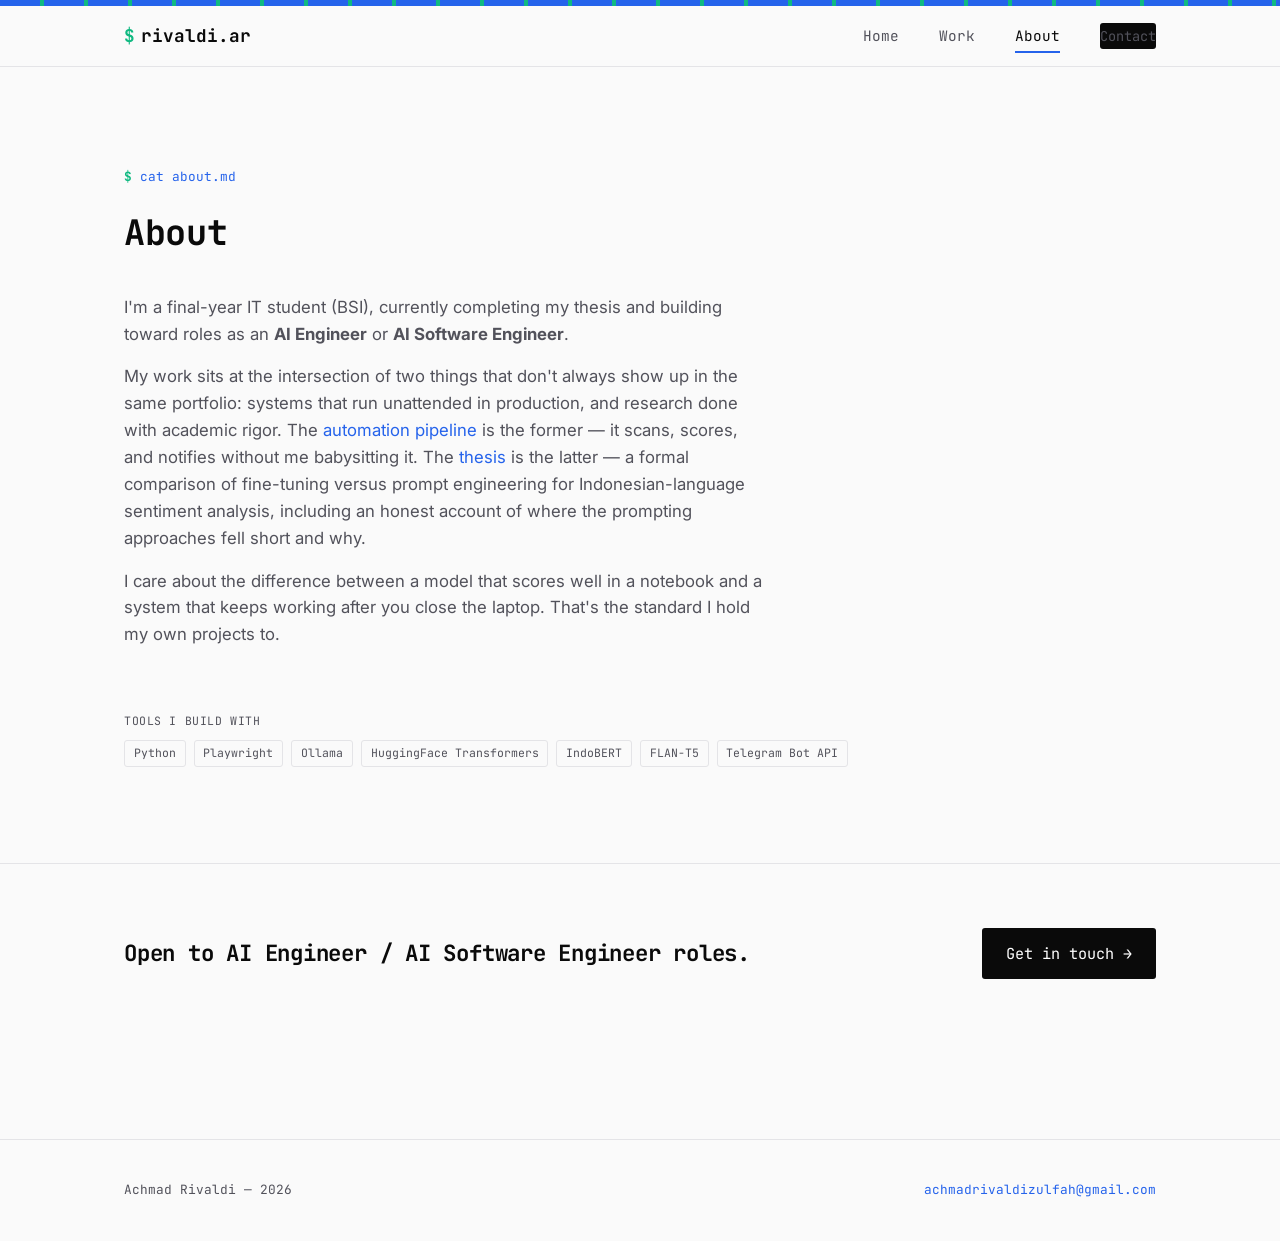
<file: porto/about.html>
<!DOCTYPE html>
<html lang="en">
<head>
<meta charset="UTF-8">
<meta name="viewport" content="width=device-width, initial-scale=1.0">
<title>About — Achmad Rivaldi</title>
<meta name="description" content="Final-year IT student combining production automation work with formal NLP research.">
<link rel="icon" type="image/svg+xml" href="assets/favicon.svg">
<link rel="preconnect" href="https://fonts.googleapis.com">
<link rel="preconnect" href="https://fonts.gstatic.com" crossorigin>
<link href="https://fonts.googleapis.com/css2?family=JetBrains+Mono:wght@400;500;700;800&family=Inter:wght@400;500;600&display=swap" rel="stylesheet">
<link rel="stylesheet" href="css/style.css">
</head>
<body>

<div class="accent-strip"></div>

<header class="site-header">
  <nav class="nav">
    <a href="index.html" class="logo"><span class="dot">$</span> rivaldi.ar</a>
    <button class="nav-toggle" aria-label="Toggle menu" aria-expanded="false">☰</button>
    <ul class="nav-links">
      <li><a href="index.html">Home</a></li>
      <li><a href="work.html">Work</a></li>
      <li><a href="about.html" class="active">About</a></li>
      <li><a href="contact.html" class="nav-cta">Contact</a></li>
    </ul>
  </nav>
</header>

<main>
  <section class="section about-section">
    <div class="wrap">
      <p class="eyebrow">cat about.md</p>
      <h1>About</h1>

      <div class="about-body">
        <p>I'm a final-year IT student (BSI), currently completing my thesis and building toward roles as an <strong>AI Engineer</strong> or <strong>AI Software Engineer</strong>.</p>

        <p>My work sits at the intersection of two things that don't always show up in the same portfolio: systems that run unattended in production, and research done with academic rigor. The <a href="work.html#pipeline">automation pipeline</a> is the former — it scans, scores, and notifies without me babysitting it. The <a href="work.html#thesis">thesis</a> is the latter — a formal comparison of fine-tuning versus prompt engineering for Indonesian-language sentiment analysis, including an honest account of where the prompting approaches fell short and why.</p>

        <p>I care about the difference between a model that scores well in a notebook and a system that keeps working after you close the laptop. That's the standard I hold my own projects to.</p>
      </div>

      <div class="skills-block">
        <p class="meta-label">Tools I build with</p>
        <div class="skill-tags">
          <span class="tag">Python</span>
          <span class="tag">Playwright</span>
          <span class="tag">Ollama</span>
          <span class="tag">HuggingFace Transformers</span>
          <span class="tag">IndoBERT</span>
          <span class="tag">FLAN-T5</span>
          <span class="tag">Telegram Bot API</span>
        </div>
      </div>
    </div>
  </section>

  <section class="section-tight cta-band">
    <div class="wrap cta-band-inner">
      <h2>Open to AI Engineer / AI Software Engineer roles.</h2>
      <a href="contact.html" class="btn btn-primary">Get in touch →</a>
    </div>
  </section>
</main>

<footer class="site-footer">
  <div class="wrap footer-inner">
    <span>Achmad Rivaldi — 2026</span>
    <a href="contact.html">achmadrivaldizulfah@gmail.com</a>
  </div>
</footer>

<script src="js/main.js"></script>
</body>
</html>
</file>
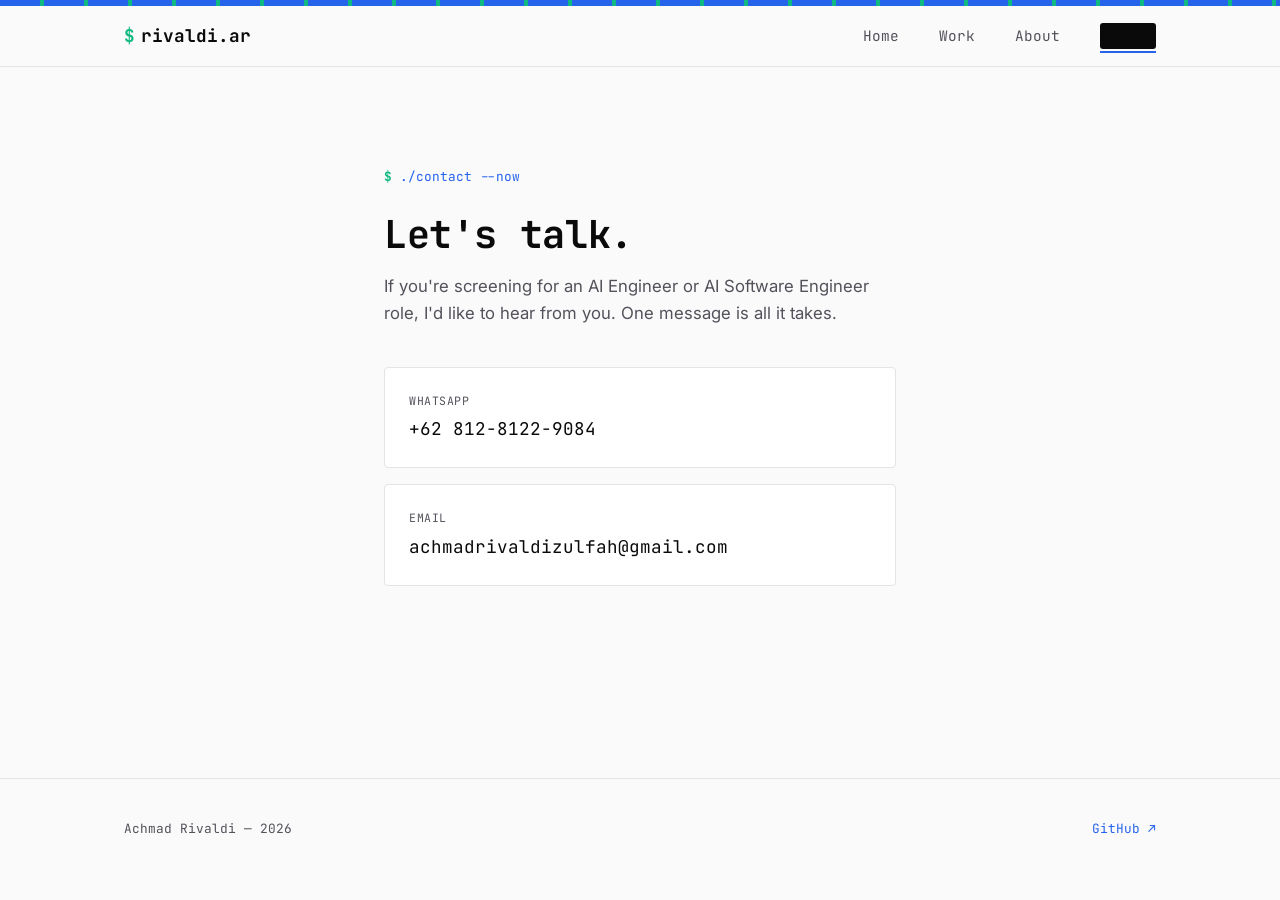
<file: porto/contact.html>
<!DOCTYPE html>
<html lang="en">
<head>
<meta charset="UTF-8">
<meta name="viewport" content="width=device-width, initial-scale=1.0">
<title>Contact — Achmad Rivaldi</title>
<meta name="description" content="Get in touch about AI Engineer / AI Software Engineer opportunities.">
<link rel="icon" type="image/svg+xml" href="assets/favicon.svg">
<link rel="preconnect" href="https://fonts.googleapis.com">
<link rel="preconnect" href="https://fonts.gstatic.com" crossorigin>
<link href="https://fonts.googleapis.com/css2?family=JetBrains+Mono:wght@400;500;700;800&family=Inter:wght@400;500;600&display=swap" rel="stylesheet">
<link rel="stylesheet" href="css/style.css">
</head>
<body>

<div class="accent-strip"></div>

<header class="site-header">
  <nav class="nav">
    <a href="index.html" class="logo"><span class="dot">$</span> rivaldi.ar</a>
    <button class="nav-toggle" aria-label="Toggle menu" aria-expanded="false">☰</button>
    <ul class="nav-links">
      <li><a href="index.html">Home</a></li>
      <li><a href="work.html">Work</a></li>
      <li><a href="about.html">About</a></li>
      <li><a href="contact.html" class="nav-cta active">Contact</a></li>
    </ul>
  </nav>
</header>

<main>
  <section class="section contact-section">
    <div class="wrap contact-wrap">
      <p class="eyebrow">./contact --now</p>
      <h1>Let's talk.</h1>
      <p class="text-soft contact-sub">If you're screening for an AI Engineer or AI Software Engineer role, I'd like to hear from you. One message is all it takes.</p>

      <div class="contact-options">
        <a href="https://wa.me/6281281229084" target="_blank" rel="noopener" class="contact-card">
          <span class="meta-label">WhatsApp</span>
          <span class="contact-value">+62 812-8122-9084</span>
        </a>
        <a href="mailto:achmadrivaldizulfah@gmail.com" class="contact-card">
          <span class="meta-label">Email</span>
          <span class="contact-value">achmadrivaldizulfah@gmail.com</span>
        </a>
      </div>
    </div>
  </section>
</main>

<footer class="site-footer">
  <div class="wrap footer-inner">
    <span>Achmad Rivaldi — 2026</span>
    <a href="https://github.com/Shoryuuuuuuu/job-automation" target="_blank" rel="noopener">GitHub ↗</a>
  </div>
</footer>

<script src="js/main.js"></script>
</body>
</html>
</file>
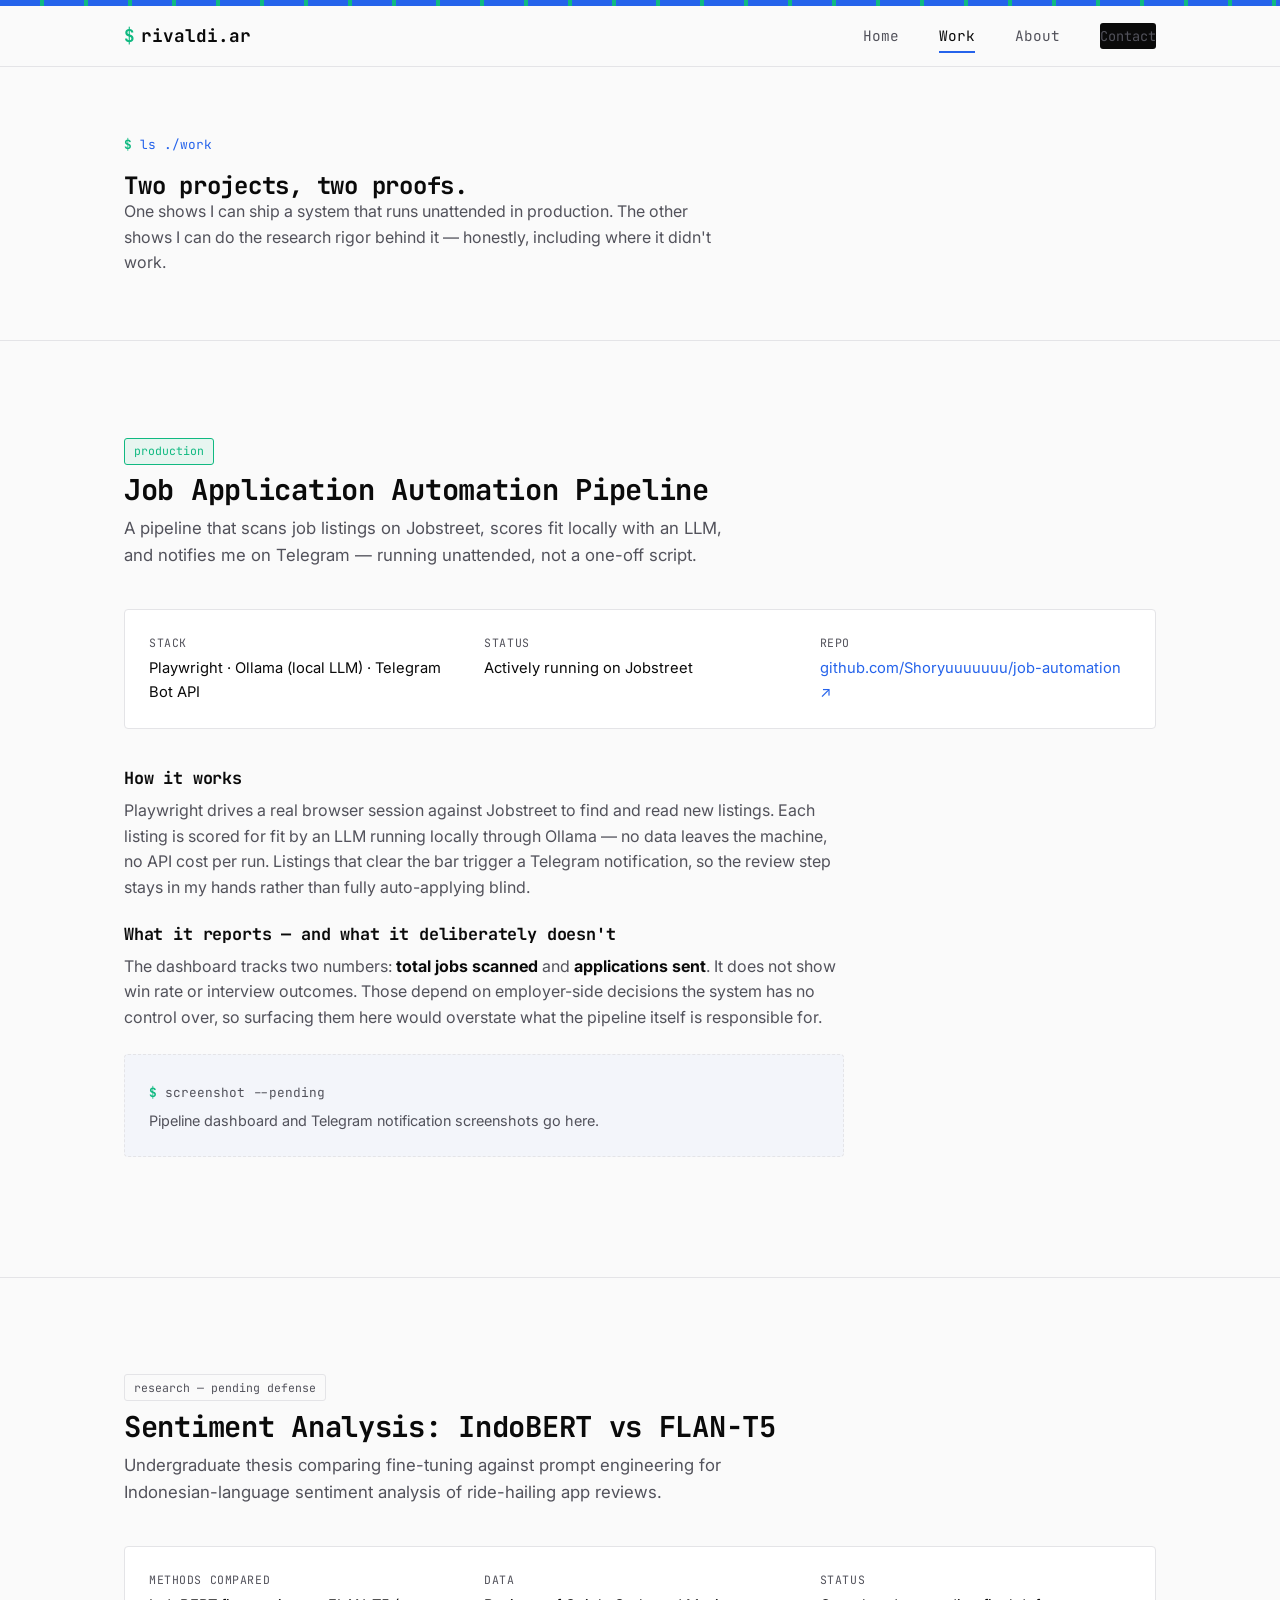
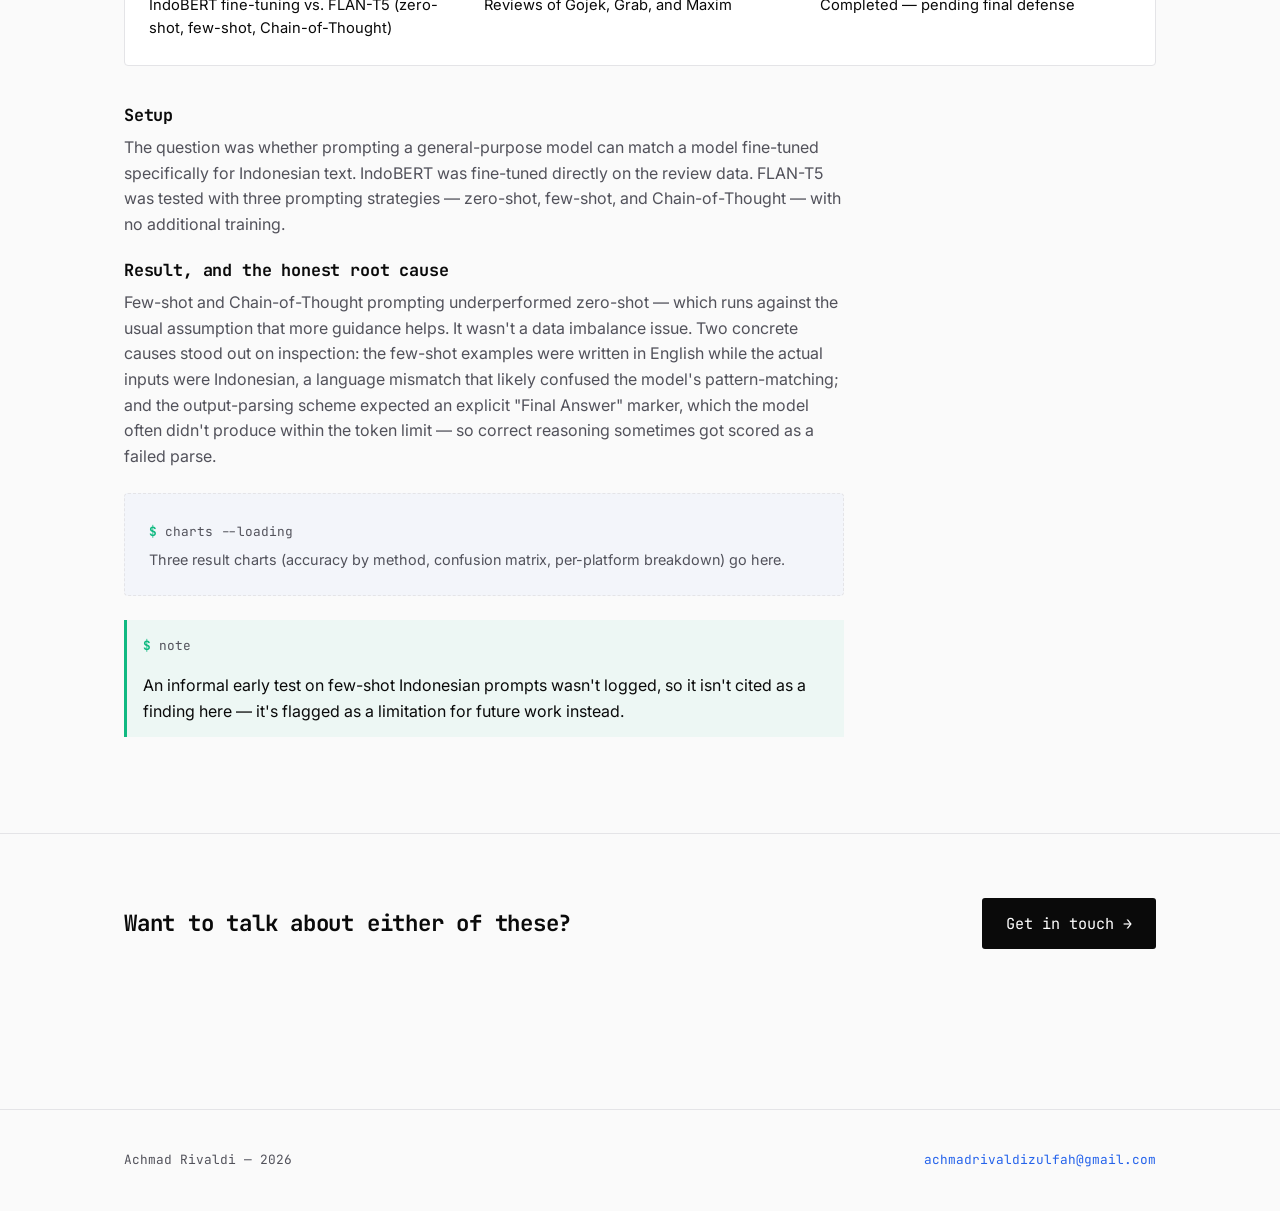
<file: porto/work.html>
<!DOCTYPE html>
<html lang="en">
<head>
<meta charset="UTF-8">
<meta name="viewport" content="width=device-width, initial-scale=1.0">
<title>Work — Achmad Rivaldi</title>
<meta name="description" content="Case studies: a production job-application automation pipeline, and thesis research comparing IndoBERT and FLAN-T5 for Indonesian sentiment analysis.">
<link rel="icon" type="image/svg+xml" href="assets/favicon.svg">
<link rel="preconnect" href="https://fonts.googleapis.com">
<link rel="preconnect" href="https://fonts.gstatic.com" crossorigin>
<link href="https://fonts.googleapis.com/css2?family=JetBrains+Mono:wght@400;500;700;800&family=Inter:wght@400;500;600&display=swap" rel="stylesheet">
<link rel="stylesheet" href="css/style.css">
</head>
<body>

<div class="accent-strip"></div>

<header class="site-header">
  <nav class="nav">
    <a href="index.html" class="logo"><span class="dot">$</span> rivaldi.ar</a>
    <button class="nav-toggle" aria-label="Toggle menu" aria-expanded="false">☰</button>
    <ul class="nav-links">
      <li><a href="index.html">Home</a></li>
      <li><a href="work.html" class="active">Work</a></li>
      <li><a href="about.html">About</a></li>
      <li><a href="contact.html" class="nav-cta">Contact</a></li>
    </ul>
  </nav>
</header>

<main>
  <section class="section-tight">
    <div class="wrap">
      <p class="eyebrow">ls ./work</p>
      <h1>Two projects, two proofs.</h1>
      <p class="text-soft" style="max-width:600px;">One shows I can ship a system that runs unattended in production. The other shows I can do the research rigor behind it — honestly, including where it didn't work.</p>
    </div>
  </section>

  <!-- ============ CASE STUDY 1: PIPELINE ============ -->
  <section class="section case-study" id="pipeline">
    <div class="wrap">
      <div class="case-head">
        <div>
          <span class="tag tag-status">production</span>
          <h2>Job Application Automation Pipeline</h2>
          <p class="text-soft case-dek">A pipeline that scans job listings on Jobstreet, scores fit locally with an LLM, and notifies me on Telegram — running unattended, not a one-off script.</p>
        </div>
      </div>

      <div class="case-meta">
        <div class="meta-item">
          <span class="meta-label">Stack</span>
          <span class="meta-value">Playwright · Ollama (local LLM) · Telegram Bot API</span>
        </div>
        <div class="meta-item">
          <span class="meta-label">Status</span>
          <span class="meta-value">Actively running on Jobstreet</span>
        </div>
        <div class="meta-item">
          <span class="meta-label">Repo</span>
          <span class="meta-value"><a href="https://github.com/Shoryuuuuuuu/job-automation" target="_blank" rel="noopener">github.com/Shoryuuuuuuu/job-automation ↗</a></span>
        </div>
      </div>

      <div class="case-body">
        <h3>How it works</h3>
        <p>Playwright drives a real browser session against Jobstreet to find and read new listings. Each listing is scored for fit by an LLM running locally through Ollama — no data leaves the machine, no API cost per run. Listings that clear the bar trigger a Telegram notification, so the review step stays in my hands rather than fully auto-applying blind.</p>

        <h3>What it reports — and what it deliberately doesn't</h3>
        <p>The dashboard tracks two numbers: <strong>total jobs scanned</strong> and <strong>applications sent</strong>. It does not show win rate or interview outcomes. Those depend on employer-side decisions the system has no control over, so surfacing them here would overstate what the pipeline itself is responsible for.</p>

        <div class="gallery-placeholder">
          <p class="eyebrow">screenshot --pending</p>
          <p class="text-soft">Pipeline dashboard and Telegram notification screenshots go here.</p>
        </div>
      </div>
    </div>
  </section>

  <!-- ============ CASE STUDY 2: THESIS ============ -->
  <section class="section case-study" id="thesis">
    <div class="wrap">
      <div class="case-head">
        <div>
          <span class="tag">research — pending defense</span>
          <h2>Sentiment Analysis: IndoBERT vs FLAN-T5</h2>
          <p class="text-soft case-dek">Undergraduate thesis comparing fine-tuning against prompt engineering for Indonesian-language sentiment analysis of ride-hailing app reviews.</p>
        </div>
      </div>

      <div class="case-meta">
        <div class="meta-item">
          <span class="meta-label">Methods compared</span>
          <span class="meta-value">IndoBERT fine-tuning vs. FLAN-T5 (zero-shot, few-shot, Chain-of-Thought)</span>
        </div>
        <div class="meta-item">
          <span class="meta-label">Data</span>
          <span class="meta-value">Reviews of Gojek, Grab, and Maxim</span>
        </div>
        <div class="meta-item">
          <span class="meta-label">Status</span>
          <span class="meta-value">Completed — pending final defense</span>
        </div>
      </div>

      <div class="case-body">
        <h3>Setup</h3>
        <p>The question was whether prompting a general-purpose model can match a model fine-tuned specifically for Indonesian text. IndoBERT was fine-tuned directly on the review data. FLAN-T5 was tested with three prompting strategies — zero-shot, few-shot, and Chain-of-Thought — with no additional training.</p>

        <h3>Result, and the honest root cause</h3>
        <p>Few-shot and Chain-of-Thought prompting underperformed zero-shot — which runs against the usual assumption that more guidance helps. It wasn't a data imbalance issue. Two concrete causes stood out on inspection: the few-shot examples were written in English while the actual inputs were Indonesian, a language mismatch that likely confused the model's pattern-matching; and the output-parsing scheme expected an explicit "Final Answer" marker, which the model often didn't produce within the token limit — so correct reasoning sometimes got scored as a failed parse.</p>

        <div class="gallery-placeholder">
          <p class="eyebrow">charts --loading</p>
          <p class="text-soft">Three result charts (accuracy by method, confusion matrix, per-platform breakdown) go here.</p>
        </div>

        <div class="callout">
          <p class="eyebrow">note</p>
          <p>An informal early test on few-shot Indonesian prompts wasn't logged, so it isn't cited as a finding here — it's flagged as a limitation for future work instead.</p>
        </div>
      </div>
    </div>
  </section>

  <section class="section-tight cta-band">
    <div class="wrap cta-band-inner">
      <h2>Want to talk about either of these?</h2>
      <a href="contact.html" class="btn btn-primary">Get in touch →</a>
    </div>
  </section>
</main>

<footer class="site-footer">
  <div class="wrap footer-inner">
    <span>Achmad Rivaldi — 2026</span>
    <a href="contact.html">achmadrivaldizulfah@gmail.com</a>
  </div>
</footer>

<script src="js/main.js"></script>
</body>
</html>
</file>
<file: docs/css/style.css>
/* ============================================
   DESIGN TOKENS
   ============================================ */
:root {
  --color-main: #2563EB;
  --color-text: #0A0A0A;
  --color-bg: #FAFAFA;
  --color-accent: #10B981;
  --color-text-soft: #52525B;
  --color-border: #E4E4E7;
  --color-surface: #FFFFFF;

  --font-mono: 'JetBrains Mono', 'Courier New', monospace;
  --font-body: 'Inter', -apple-system, sans-serif;

  --max-width: 1080px;
  --space-1: 0.5rem;
  --space-2: 1rem;
  --space-3: 1.5rem;
  --space-4: 2.5rem;
  --space-5: 4rem;
  --space-6: 6rem;
}

@media (prefers-reduced-motion: reduce) {
  * { animation-duration: 0.01ms !important; transition-duration: 0.01ms !important; }
}

* { box-sizing: border-box; margin: 0; padding: 0; }

html { scroll-behavior: smooth; }

body {
  font-family: var(--font-body);
  background: var(--color-bg);
  color: var(--color-text);
  line-height: 1.6;
  font-size: 16px;
  -webkit-font-smoothing: antialiased;
}

a { color: inherit; text-decoration: none; }
img { max-width: 100%; display: block; }
ul { list-style: none; }

h1, h2, h3, h4 {
  font-family: var(--font-mono);
  font-weight: 700;
  letter-spacing: -0.01em;
  line-height: 1.15;
}

::selection { background: var(--color-main); color: #fff; }

:focus-visible {
  outline: 2px solid var(--color-main);
  outline-offset: 3px;
}

/* ============================================
   SIGNATURE: terminal accent strip
   ============================================ */
.accent-strip {
  height: 6px;
  width: 100%;
  background: repeating-linear-gradient(
    90deg,
    var(--color-main) 0px,
    var(--color-main) 40px,
    var(--color-accent) 40px,
    var(--color-accent) 44px
  );
}

.eyebrow {
  font-family: var(--font-mono);
  font-size: 0.8rem;
  color: var(--color-main);
  display: inline-flex;
  align-items: center;
  gap: 0.5rem;
  margin-bottom: var(--space-2);
}
.eyebrow::before { content: "$"; color: var(--color-accent); font-weight: 700; }

/* ============================================
   LAYOUT
   ============================================ */
.wrap {
  max-width: var(--max-width);
  margin: 0 auto;
  padding: 0 var(--space-3);
}

/* ============================================
   NAV
   ============================================ */
.site-header {
  position: sticky;
  top: 0;
  background: rgba(250, 250, 250, 0.92);
  backdrop-filter: blur(8px);
  border-bottom: 1px solid var(--color-border);
  z-index: 100;
}

.nav {
  display: flex;
  align-items: center;
  justify-content: space-between;
  padding: var(--space-2) var(--space-3);
  max-width: var(--max-width);
  margin: 0 auto;
}

.logo {
  font-family: var(--font-mono);
  font-weight: 700;
  font-size: 1.1rem;
  display: flex;
  align-items: center;
  gap: 0.4rem;
}
.logo .dot { color: var(--color-accent); }

.nav-links {
  display: flex;
  gap: var(--space-4);
  font-family: var(--font-mono);
  font-size: 0.9rem;
}

.nav-links a {
  position: relative;
  padding: 0.25rem 0;
  color: var(--color-text-soft);
  transition: color 0.15s ease;
}
.nav-links a:hover, .nav-links a.active { color: var(--color-text); }
.nav-links a.active::after {
  content: "";
  position: absolute;
  left: 0; bottom: -4px;
  width: 100%; height: 2px;
  background: var(--color-main);
}

.nav-cta {
  font-family: var(--font-mono);
  font-size: 0.85rem;
  background: var(--color-text);
  color: #fff;
  padding: 0.5rem 1rem;
  border-radius: 3px;
  white-space: nowrap;
}
.nav-cta:hover { background: var(--color-main); }

.nav-toggle {
  display: none;
  background: none;
  border: none;
  font-family: var(--font-mono);
  font-size: 1.4rem;
  cursor: pointer;
  color: var(--color-text);
}

@media (max-width: 760px) {
  .nav-links { display: none; }
  .nav-links.open {
    display: flex;
    flex-direction: column;
    position: absolute;
    top: 100%;
    left: 0; right: 0;
    background: var(--color-surface);
    border-bottom: 1px solid var(--color-border);
    padding: var(--space-2) var(--space-3);
    gap: var(--space-2);
  }
  .nav-toggle { display: block; }
}

/* ============================================
   BUTTONS
   ============================================ */
.btn {
  display: inline-flex;
  align-items: center;
  gap: 0.5rem;
  font-family: var(--font-mono);
  font-size: 0.95rem;
  padding: 0.85rem 1.5rem;
  border-radius: 3px;
  transition: transform 0.15s ease, background 0.15s ease;
}
.btn-primary {
  background: var(--color-text);
  color: #fff;
}
.btn-primary:hover { background: var(--color-main); transform: translateY(-2px); }
.btn-secondary {
  border: 1px solid var(--color-border);
  color: var(--color-text);
}
.btn-secondary:hover { border-color: var(--color-main); color: var(--color-main); }

/* ============================================
   FOOTER
   ============================================ */
.site-footer {
  border-top: 1px solid var(--color-border);
  padding: var(--space-4) 0;
  margin-top: var(--space-6);
}
.footer-inner {
  display: flex;
  justify-content: space-between;
  align-items: center;
  flex-wrap: wrap;
  gap: var(--space-2);
  font-family: var(--font-mono);
  font-size: 0.8rem;
  color: var(--color-text-soft);
}
.footer-inner a { color: var(--color-main); }
.footer-inner a:hover { text-decoration: underline; }

/* ============================================
   TAGS / STATUS
   ============================================ */
.tag {
  font-family: var(--font-mono);
  font-size: 0.72rem;
  padding: 0.2rem 0.55rem;
  border-radius: 3px;
  border: 1px solid var(--color-border);
  color: var(--color-text-soft);
  display: inline-block;
}
.tag-status {
  border-color: var(--color-accent);
  color: var(--color-accent);
  background: rgba(16, 185, 129, 0.08);
}

/* utility */
.section { padding: var(--space-6) 0; }
.section-tight { padding: var(--space-5) 0; }
.text-soft { color: var(--color-text-soft); }

/* ============================================
   HERO
   ============================================ */
.hero { padding: var(--space-6) 0 var(--space-5); }
.hero-inner { max-width: 760px; }
.hero-title {
  font-size: clamp(2rem, 5vw, 3.2rem);
  margin-bottom: var(--space-3);
}
.hero-sub {
  font-size: 1.1rem;
  color: var(--color-text-soft);
  max-width: 600px;
  margin-bottom: var(--space-4);
}
.hero-actions { display: flex; gap: var(--space-2); flex-wrap: wrap; }

/* ============================================
   PROOF GRID (hero page)
   ============================================ */
.proof-strip { border-top: 1px solid var(--color-border); }
.proof-grid {
  display: grid;
  grid-template-columns: 1fr 1fr;
  gap: var(--space-4);
}
.proof-item h3 { font-size: 1.3rem; margin-bottom: var(--space-1); }
.proof-item p.text-soft { margin-bottom: var(--space-2); }
.proof-link {
  font-family: var(--font-mono);
  font-size: 0.85rem;
  color: var(--color-main);
}
.proof-link:hover { text-decoration: underline; }

@media (max-width: 700px) {
  .proof-grid { grid-template-columns: 1fr; }
}

/* ============================================
   CASE STUDY (work page)
   ============================================ */
.case-study { border-top: 1px solid var(--color-border); }
.case-head h2 { font-size: 1.8rem; margin: 0.6rem 0 0.5rem; }
.case-dek { max-width: 620px; font-size: 1.05rem; }

.case-meta {
  display: grid;
  grid-template-columns: repeat(3, 1fr);
  gap: var(--space-3);
  margin: var(--space-4) 0;
  padding: var(--space-3);
  background: var(--color-surface);
  border: 1px solid var(--color-border);
  border-radius: 4px;
}
.meta-item { display: flex; flex-direction: column; gap: 0.3rem; }
.meta-label {
  font-family: var(--font-mono);
  font-size: 0.72rem;
  text-transform: uppercase;
  letter-spacing: 0.05em;
  color: var(--color-text-soft);
}
.meta-value { font-size: 0.92rem; }
.meta-value a { color: var(--color-main); }
.meta-value a:hover { text-decoration: underline; }

.case-body { max-width: 720px; }
.case-body h3 {
  font-size: 1.05rem;
  margin: var(--space-3) 0 0.6rem;
}
.case-body p { margin-bottom: var(--space-2); color: var(--color-text-soft); }
.case-body strong { color: var(--color-text); }

.gallery-placeholder {
  border: 1px dashed var(--color-border);
  border-radius: 4px;
  padding: var(--space-3);
  margin: var(--space-3) 0;
  background: rgba(37, 99, 235, 0.03);
}
.gallery-placeholder .eyebrow { margin-bottom: 0.3rem; }
.gallery-placeholder p.text-soft { margin-bottom: 0; font-size: 0.9rem; }

.callout {
  border-left: 3px solid var(--color-accent);
  padding: 0.8rem var(--space-2);
  background: rgba(16, 185, 129, 0.05);
  margin-top: var(--space-3);
}
.callout p:last-child { margin-bottom: 0; color: var(--color-text); }

@media (max-width: 700px) {
  .case-meta { grid-template-columns: 1fr; }
}

/* ============================================
   CTA BAND
   ============================================ */
.cta-band { border-top: 1px solid var(--color-border); }
.cta-band-inner {
  display: flex;
  justify-content: space-between;
  align-items: center;
  flex-wrap: wrap;
  gap: var(--space-2);
}
.cta-band-inner h2 { font-size: 1.4rem; }

/* ============================================
   ABOUT PAGE
   ============================================ */
.about-section h1 { font-size: 2.2rem; margin: 0.6rem 0 var(--space-4); }
.about-body { max-width: 640px; }
.about-body p {
  font-size: 1.05rem;
  color: var(--color-text-soft);
  margin-bottom: var(--space-2);
}
.about-body a { color: var(--color-main); }
.about-body a:hover { text-decoration: underline; }

.skills-block { margin-top: var(--space-5); }
.skill-tags {
  display: flex;
  flex-wrap: wrap;
  gap: 0.5rem;
  margin-top: 0.6rem;
}

/* ============================================
   CONTACT PAGE
   ============================================ */
.contact-section { padding: var(--space-6) 0; }
.contact-wrap { max-width: 560px; }
.contact-section h1 { font-size: 2.4rem; margin: 0.6rem 0 var(--space-2); }
.contact-sub { font-size: 1.05rem; margin-bottom: var(--space-4); }

.contact-options {
  display: flex;
  flex-direction: column;
  gap: var(--space-2);
}
.contact-card {
  display: flex;
  flex-direction: column;
  gap: 0.3rem;
  padding: var(--space-3);
  border: 1px solid var(--color-border);
  border-radius: 4px;
  background: var(--color-surface);
  transition: border-color 0.15s ease, transform 0.15s ease;
}
.contact-card:hover {
  border-color: var(--color-main);
  transform: translateY(-2px);
}
.contact-value {
  font-family: var(--font-mono);
  font-size: 1.1rem;
}
.secondary-links {
  margin-top: 24px;
  font-size: 0.9rem;
  color: var(--text-soft, #888);
}
.secondary-links a {
  color: inherit;
  text-decoration: underline;
  text-underline-offset: 3px;
}
.secondary-links a:hover {
  color: var(--accent, #10B981);
}
.secondary-links .sep {
  margin: 0 8px;
  opacity: 0.5;
}
</file>
<file: porto/css/style.css>
/* ============================================
   DESIGN TOKENS
   ============================================ */
:root {
  --color-main: #2563EB;
  --color-text: #0A0A0A;
  --color-bg: #FAFAFA;
  --color-accent: #10B981;
  --color-text-soft: #52525B;
  --color-border: #E4E4E7;
  --color-surface: #FFFFFF;

  --font-mono: 'JetBrains Mono', 'Courier New', monospace;
  --font-body: 'Inter', -apple-system, sans-serif;

  --max-width: 1080px;
  --space-1: 0.5rem;
  --space-2: 1rem;
  --space-3: 1.5rem;
  --space-4: 2.5rem;
  --space-5: 4rem;
  --space-6: 6rem;
}

@media (prefers-reduced-motion: reduce) {
  * { animation-duration: 0.01ms !important; transition-duration: 0.01ms !important; }
}

* { box-sizing: border-box; margin: 0; padding: 0; }

html { scroll-behavior: smooth; }

body {
  font-family: var(--font-body);
  background: var(--color-bg);
  color: var(--color-text);
  line-height: 1.6;
  font-size: 16px;
  -webkit-font-smoothing: antialiased;
}

a { color: inherit; text-decoration: none; }
img { max-width: 100%; display: block; }
ul { list-style: none; }

h1, h2, h3, h4 {
  font-family: var(--font-mono);
  font-weight: 700;
  letter-spacing: -0.01em;
  line-height: 1.15;
}

::selection { background: var(--color-main); color: #fff; }

:focus-visible {
  outline: 2px solid var(--color-main);
  outline-offset: 3px;
}

/* ============================================
   SIGNATURE: terminal accent strip
   ============================================ */
.accent-strip {
  height: 6px;
  width: 100%;
  background: repeating-linear-gradient(
    90deg,
    var(--color-main) 0px,
    var(--color-main) 40px,
    var(--color-accent) 40px,
    var(--color-accent) 44px
  );
}

.eyebrow {
  font-family: var(--font-mono);
  font-size: 0.8rem;
  color: var(--color-main);
  display: inline-flex;
  align-items: center;
  gap: 0.5rem;
  margin-bottom: var(--space-2);
}
.eyebrow::before { content: "$"; color: var(--color-accent); font-weight: 700; }

/* ============================================
   LAYOUT
   ============================================ */
.wrap {
  max-width: var(--max-width);
  margin: 0 auto;
  padding: 0 var(--space-3);
}

/* ============================================
   NAV
   ============================================ */
.site-header {
  position: sticky;
  top: 0;
  background: rgba(250, 250, 250, 0.92);
  backdrop-filter: blur(8px);
  border-bottom: 1px solid var(--color-border);
  z-index: 100;
}

.nav {
  display: flex;
  align-items: center;
  justify-content: space-between;
  padding: var(--space-2) var(--space-3);
  max-width: var(--max-width);
  margin: 0 auto;
}

.logo {
  font-family: var(--font-mono);
  font-weight: 700;
  font-size: 1.1rem;
  display: flex;
  align-items: center;
  gap: 0.4rem;
}
.logo .dot { color: var(--color-accent); }

.nav-links {
  display: flex;
  gap: var(--space-4);
  font-family: var(--font-mono);
  font-size: 0.9rem;
}

.nav-links a {
  position: relative;
  padding: 0.25rem 0;
  color: var(--color-text-soft);
  transition: color 0.15s ease;
}
.nav-links a:hover, .nav-links a.active { color: var(--color-text); }
.nav-links a.active::after {
  content: "";
  position: absolute;
  left: 0; bottom: -4px;
  width: 100%; height: 2px;
  background: var(--color-main);
}

.nav-cta {
  font-family: var(--font-mono);
  font-size: 0.85rem;
  background: var(--color-text);
  color: #fff;
  padding: 0.5rem 1rem;
  border-radius: 3px;
  white-space: nowrap;
}
.nav-cta:hover { background: var(--color-main); }

.nav-toggle {
  display: none;
  background: none;
  border: none;
  font-family: var(--font-mono);
  font-size: 1.4rem;
  cursor: pointer;
  color: var(--color-text);
}

@media (max-width: 760px) {
  .nav-links { display: none; }
  .nav-links.open {
    display: flex;
    flex-direction: column;
    position: absolute;
    top: 100%;
    left: 0; right: 0;
    background: var(--color-surface);
    border-bottom: 1px solid var(--color-border);
    padding: var(--space-2) var(--space-3);
    gap: var(--space-2);
  }
  .nav-toggle { display: block; }
}

/* ============================================
   BUTTONS
   ============================================ */
.btn {
  display: inline-flex;
  align-items: center;
  gap: 0.5rem;
  font-family: var(--font-mono);
  font-size: 0.95rem;
  padding: 0.85rem 1.5rem;
  border-radius: 3px;
  transition: transform 0.15s ease, background 0.15s ease;
}
.btn-primary {
  background: var(--color-text);
  color: #fff;
}
.btn-primary:hover { background: var(--color-main); transform: translateY(-2px); }
.btn-secondary {
  border: 1px solid var(--color-border);
  color: var(--color-text);
}
.btn-secondary:hover { border-color: var(--color-main); color: var(--color-main); }

/* ============================================
   FOOTER
   ============================================ */
.site-footer {
  border-top: 1px solid var(--color-border);
  padding: var(--space-4) 0;
  margin-top: var(--space-6);
}
.footer-inner {
  display: flex;
  justify-content: space-between;
  align-items: center;
  flex-wrap: wrap;
  gap: var(--space-2);
  font-family: var(--font-mono);
  font-size: 0.8rem;
  color: var(--color-text-soft);
}
.footer-inner a { color: var(--color-main); }
.footer-inner a:hover { text-decoration: underline; }

/* ============================================
   TAGS / STATUS
   ============================================ */
.tag {
  font-family: var(--font-mono);
  font-size: 0.72rem;
  padding: 0.2rem 0.55rem;
  border-radius: 3px;
  border: 1px solid var(--color-border);
  color: var(--color-text-soft);
  display: inline-block;
}
.tag-status {
  border-color: var(--color-accent);
  color: var(--color-accent);
  background: rgba(16, 185, 129, 0.08);
}

/* utility */
.section { padding: var(--space-6) 0; }
.section-tight { padding: var(--space-5) 0; }
.text-soft { color: var(--color-text-soft); }

/* ============================================
   HERO
   ============================================ */
.hero { padding: var(--space-6) 0 var(--space-5); }
.hero-inner { max-width: 760px; }
.hero-title {
  font-size: clamp(2rem, 5vw, 3.2rem);
  margin-bottom: var(--space-3);
}
.hero-sub {
  font-size: 1.1rem;
  color: var(--color-text-soft);
  max-width: 600px;
  margin-bottom: var(--space-4);
}
.hero-actions { display: flex; gap: var(--space-2); flex-wrap: wrap; }

/* ============================================
   PROOF GRID (hero page)
   ============================================ */
.proof-strip { border-top: 1px solid var(--color-border); }
.proof-grid {
  display: grid;
  grid-template-columns: 1fr 1fr;
  gap: var(--space-4);
}
.proof-item h3 { font-size: 1.3rem; margin-bottom: var(--space-1); }
.proof-item p.text-soft { margin-bottom: var(--space-2); }
.proof-link {
  font-family: var(--font-mono);
  font-size: 0.85rem;
  color: var(--color-main);
}
.proof-link:hover { text-decoration: underline; }

@media (max-width: 700px) {
  .proof-grid { grid-template-columns: 1fr; }
}

/* ============================================
   CASE STUDY (work page)
   ============================================ */
.case-study { border-top: 1px solid var(--color-border); }
.case-head h2 { font-size: 1.8rem; margin: 0.6rem 0 0.5rem; }
.case-dek { max-width: 620px; font-size: 1.05rem; }

.case-meta {
  display: grid;
  grid-template-columns: repeat(3, 1fr);
  gap: var(--space-3);
  margin: var(--space-4) 0;
  padding: var(--space-3);
  background: var(--color-surface);
  border: 1px solid var(--color-border);
  border-radius: 4px;
}
.meta-item { display: flex; flex-direction: column; gap: 0.3rem; }
.meta-label {
  font-family: var(--font-mono);
  font-size: 0.72rem;
  text-transform: uppercase;
  letter-spacing: 0.05em;
  color: var(--color-text-soft);
}
.meta-value { font-size: 0.92rem; }
.meta-value a { color: var(--color-main); }
.meta-value a:hover { text-decoration: underline; }

.case-body { max-width: 720px; }
.case-body h3 {
  font-size: 1.05rem;
  margin: var(--space-3) 0 0.6rem;
}
.case-body p { margin-bottom: var(--space-2); color: var(--color-text-soft); }
.case-body strong { color: var(--color-text); }

.gallery-placeholder {
  border: 1px dashed var(--color-border);
  border-radius: 4px;
  padding: var(--space-3);
  margin: var(--space-3) 0;
  background: rgba(37, 99, 235, 0.03);
}
.gallery-placeholder .eyebrow { margin-bottom: 0.3rem; }
.gallery-placeholder p.text-soft { margin-bottom: 0; font-size: 0.9rem; }

.callout {
  border-left: 3px solid var(--color-accent);
  padding: 0.8rem var(--space-2);
  background: rgba(16, 185, 129, 0.05);
  margin-top: var(--space-3);
}
.callout p:last-child { margin-bottom: 0; color: var(--color-text); }

@media (max-width: 700px) {
  .case-meta { grid-template-columns: 1fr; }
}

/* ============================================
   CTA BAND
   ============================================ */
.cta-band { border-top: 1px solid var(--color-border); }
.cta-band-inner {
  display: flex;
  justify-content: space-between;
  align-items: center;
  flex-wrap: wrap;
  gap: var(--space-2);
}
.cta-band-inner h2 { font-size: 1.4rem; }

/* ============================================
   ABOUT PAGE
   ============================================ */
.about-section h1 { font-size: 2.2rem; margin: 0.6rem 0 var(--space-4); }
.about-body { max-width: 640px; }
.about-body p {
  font-size: 1.05rem;
  color: var(--color-text-soft);
  margin-bottom: var(--space-2);
}
.about-body a { color: var(--color-main); }
.about-body a:hover { text-decoration: underline; }

.skills-block { margin-top: var(--space-5); }
.skill-tags {
  display: flex;
  flex-wrap: wrap;
  gap: 0.5rem;
  margin-top: 0.6rem;
}

/* ============================================
   CONTACT PAGE
   ============================================ */
.contact-section { padding: var(--space-6) 0; }
.contact-wrap { max-width: 560px; }
.contact-section h1 { font-size: 2.4rem; margin: 0.6rem 0 var(--space-2); }
.contact-sub { font-size: 1.05rem; margin-bottom: var(--space-4); }

.contact-options {
  display: flex;
  flex-direction: column;
  gap: var(--space-2);
}
.contact-card {
  display: flex;
  flex-direction: column;
  gap: 0.3rem;
  padding: var(--space-3);
  border: 1px solid var(--color-border);
  border-radius: 4px;
  background: var(--color-surface);
  transition: border-color 0.15s ease, transform 0.15s ease;
}
.contact-card:hover {
  border-color: var(--color-main);
  transform: translateY(-2px);
}
.contact-value {
  font-family: var(--font-mono);
  font-size: 1.1rem;
}
</file>
